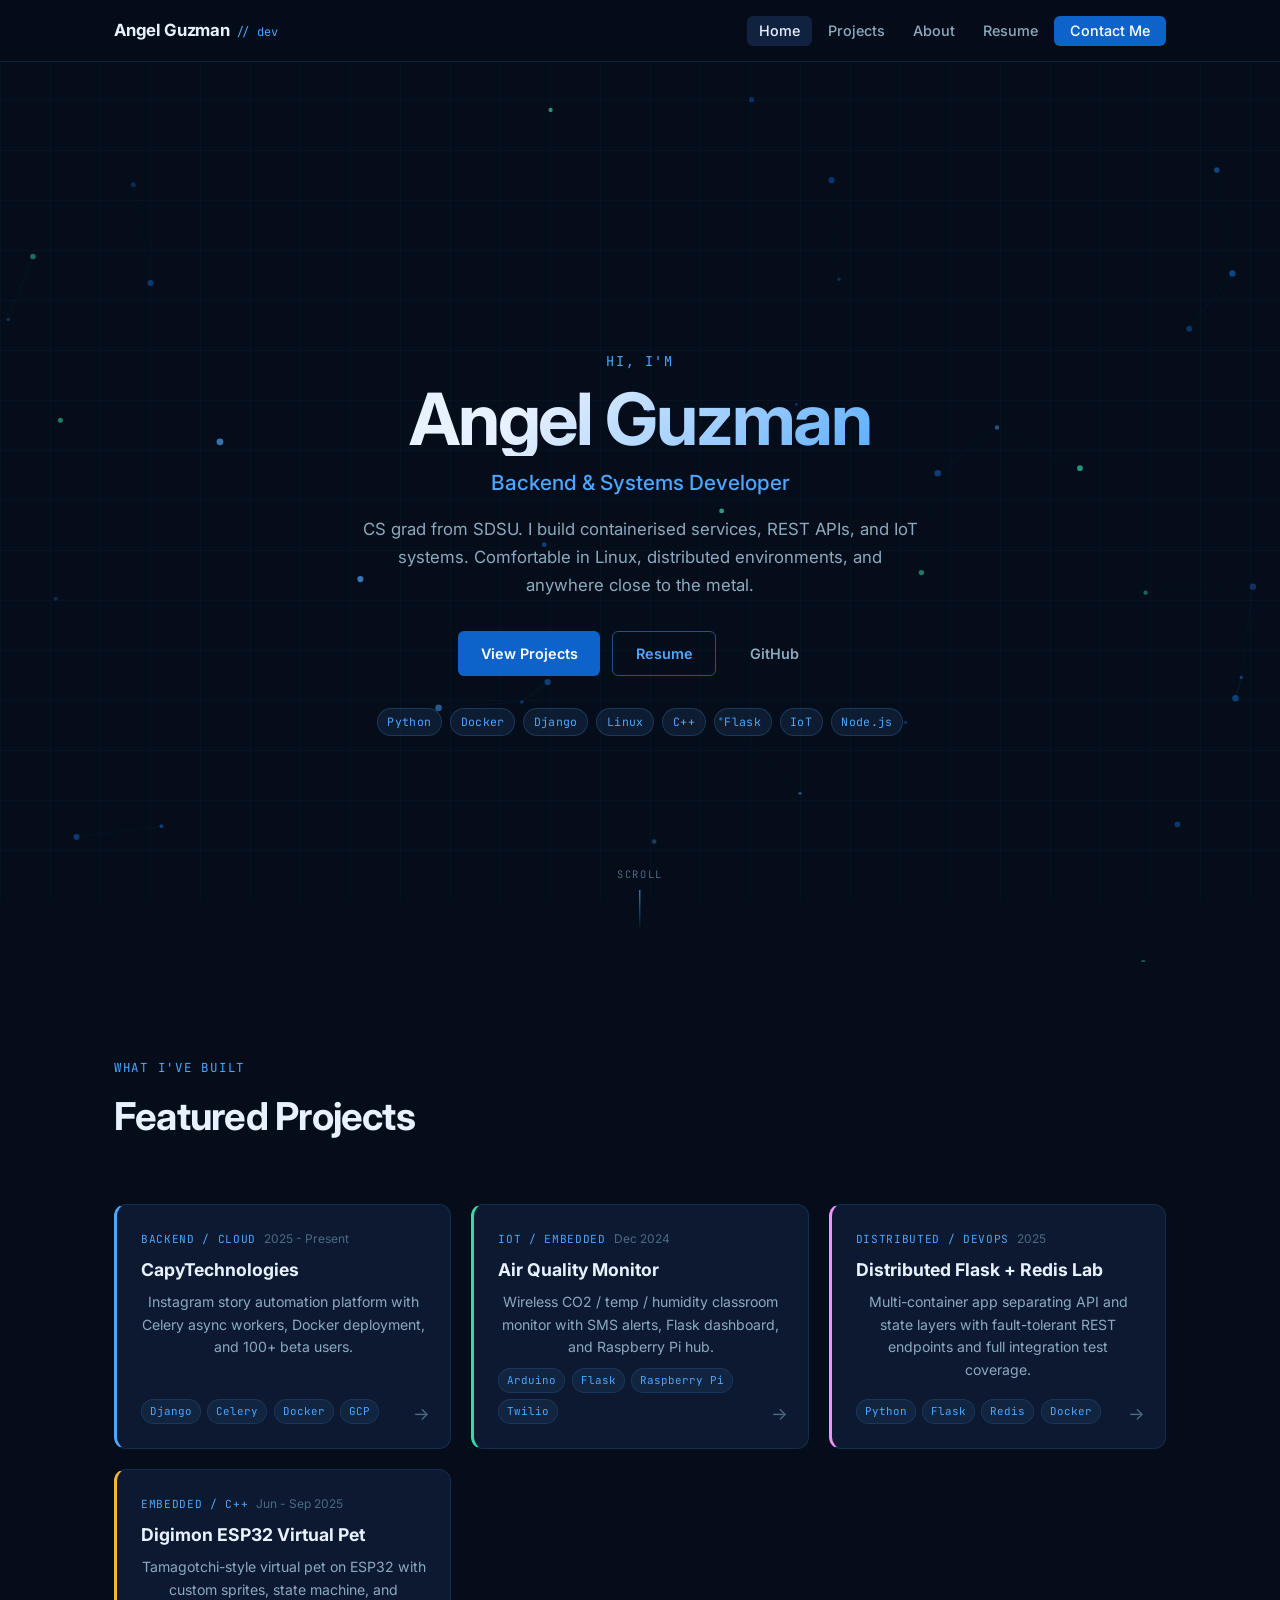
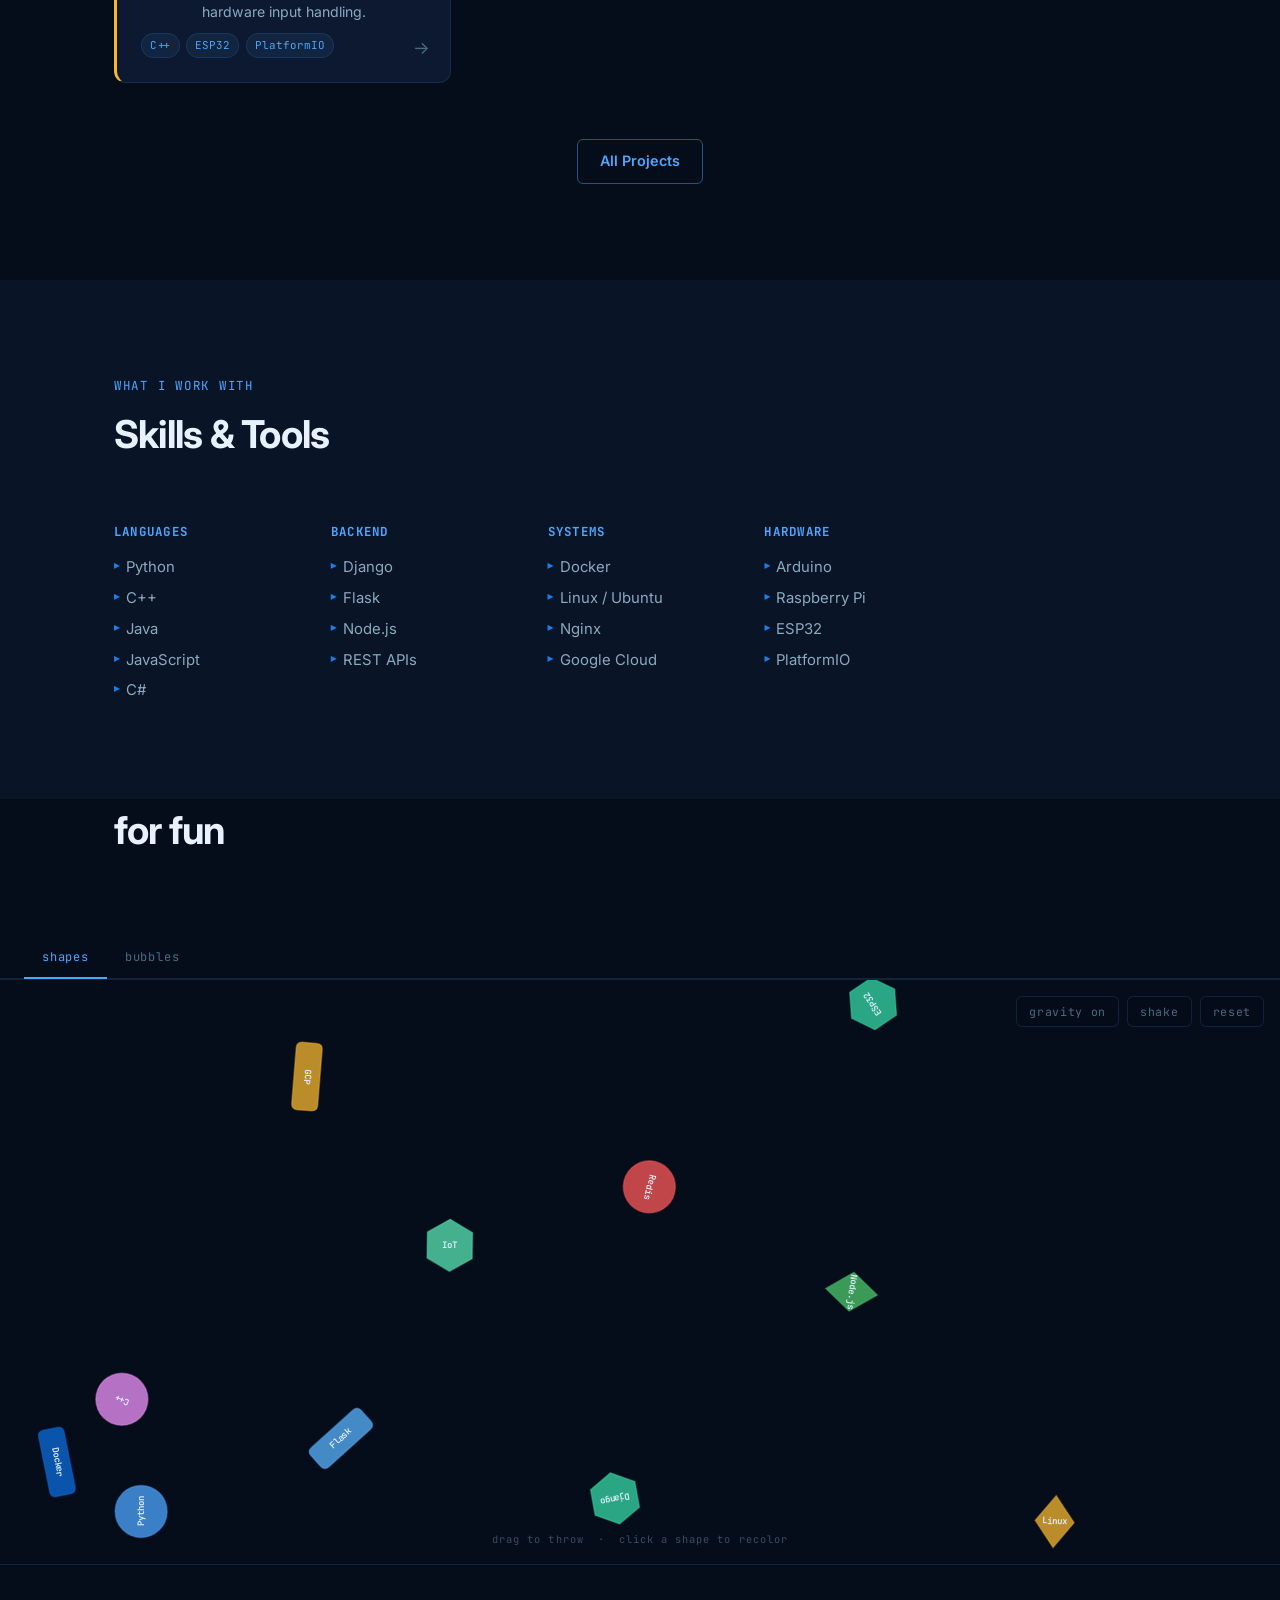
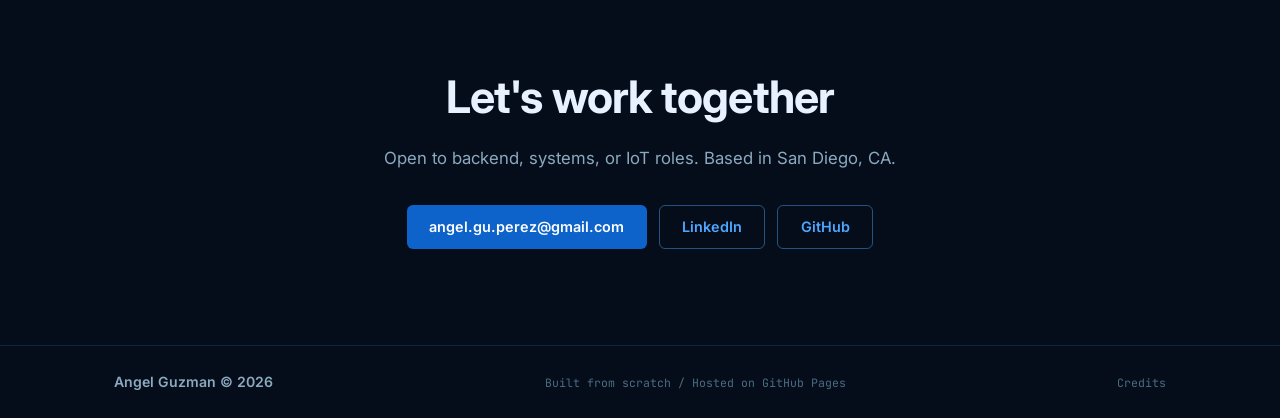
<file: index.html>
﻿<!DOCTYPE html>
<html lang="en">
<head>
  <meta charset="UTF-8">
  <meta name="viewport" content="width=device-width, initial-scale=1.0">
  <meta name="description" content="Angel Guzman - backend &amp; systems developer based in San Diego, CA. CS grad from SDSU.">
  <title>Angel Guzman</title>
  <link rel="icon" type="image/svg+xml" href="favicon.svg">
  <link rel="preconnect" href="https://fonts.googleapis.com">
  <link rel="preconnect" href="https://fonts.gstatic.com" crossorigin>
  <link href="https://fonts.googleapis.com/css2?family=Inter:wght@400;500;600;700&family=JetBrains+Mono:wght@400;600&display=swap" rel="stylesheet">
  <link rel="stylesheet" href="css/style.css">
</head>
<body>

  <!-- Skip nav for screen readers -->
  <a href="#main-content" class="skip-link">Skip to main content</a>

  <!-- -- NAVBAR --------------------------------------------- -->
  <header class="navbar" role="banner">
    <div class="nav-inner">
      <a href="index.html" class="nav-brand" aria-label="Angel Guzman - home">
        <span class="brand-name">Angel Guzman</span>
        <span class="brand-tag">// dev</span>
      </a>
      <button class="nav-toggle" aria-controls="nav-menu" aria-expanded="false" aria-label="Toggle navigation">
        <span class="hamburger"></span>
      </button>
      <nav id="nav-menu" aria-label="Primary navigation">
        <ul class="nav-links">
          <li><a href="index.html" class="active">Home</a></li>
          <li><a href="pages/projects.html">Projects</a></li>
          <li><a href="pages/about.html">About</a></li>
          <li><a href="pages/resume.html">Resume</a></li>
          <li>
            <a href="mailto:angel.gu.perez@gmail.com" class="nav-cta">Contact Me</a>
          </li>
        </ul>
      </nav>
    </div>
  </header>

  <!-- -- INTRO -------------------------------------------- -->
  <main id="main-content">
    <section class="intro" aria-labelledby="intro-heading">
      <canvas class="net-canvas" aria-hidden="true"></canvas>

      <div class="intro-content">
        <p class="intro-eyebrow">Hi, I'm</p>
        <h1 id="intro-heading" class="intro-name">Angel Guzman</h1>
        <p class="intro-tagline">Backend &amp; Systems Developer</p>
        <p class="intro-bio">
          CS grad from SDSU. I build containerised services, REST APIs, and IoT systems.
          Comfortable in Linux, distributed environments, and anywhere close to the metal.
        </p>
        <div class="intro-actions">
          <a href="pages/projects.html" class="btn btn-primary">View Projects</a>
          <a href="pages/resume.html" class="btn btn-outline">Resume</a>
          <a href="https://github.com/Angel-P-Guzman" class="btn btn-ghost" target="_blank" rel="noopener noreferrer">GitHub</a>
        </div>
        <div class="intro-badges" aria-label="Tech stack highlights">
          <span class="badge">Python</span>
          <span class="badge">Docker</span>
          <span class="badge">Django</span>
          <span class="badge">Linux</span>
          <span class="badge">C++</span>
          <span class="badge">Flask</span>
          <span class="badge">IoT</span>
          <span class="badge">Node.js</span>
        </div>
      </div>

      <div class="intro-scroll" aria-hidden="true">
        <span>scroll</span>
        <div class="scroll-line"></div>
      </div>
    </section>

    <!-- -- FEATURED PROJECTS --------------------- -->
    <section class="section featured-projects" aria-labelledby="fp-heading">
      <div class="container">
        <div class="section-header">
          <p class="section-eyebrow">What I've built</p>
          <h2 id="fp-heading">Featured Projects</h2>
        </div>

        <div class="cards-grid">

          <button class="project-card card-accent-1" data-id="capy" aria-label="Open details for CapyTechnologies">
            <div class="card-top">
              <span class="card-tag">Backend / Cloud</span>
              <span class="card-date">2025 - Present</span>
            </div>
            <h3 class="card-title">CapyTechnologies</h3>
            <p class="card-desc">Instagram story automation platform with Celery async workers, Docker deployment, and 100+ beta users.</p>
            <div class="card-stack">
              <span>Django</span><span>Celery</span><span>Docker</span><span>GCP</span>
            </div>
            <span class="card-arrow" aria-hidden="true">-></span>
          </button>

          <button class="project-card card-accent-2" data-id="airquality" aria-label="Open details for Air Quality Monitor">
            <div class="card-top">
              <span class="card-tag">IoT / Embedded</span>
              <span class="card-date">Dec 2024</span>
            </div>
            <h3 class="card-title">Air Quality Monitor</h3>
            <p class="card-desc">Wireless CO2 / temp / humidity classroom monitor with SMS alerts, Flask dashboard, and Raspberry Pi hub.</p>
            <div class="card-stack">
              <span>Arduino</span><span>Flask</span><span>Raspberry Pi</span><span>Twilio</span>
            </div>
            <span class="card-arrow" aria-hidden="true">-></span>
          </button>

          <button class="project-card card-accent-3" data-id="distributed" aria-label="Open details for Distributed Flask Redis Lab">
            <div class="card-top">
              <span class="card-tag">Distributed / DevOps</span>
              <span class="card-date">2025</span>
            </div>
            <h3 class="card-title">Distributed Flask + Redis Lab</h3>
            <p class="card-desc">Multi-container app separating API and state layers with fault-tolerant REST endpoints and full integration test coverage.</p>
            <div class="card-stack">
              <span>Python</span><span>Flask</span><span>Redis</span><span>Docker</span>
            </div>
            <span class="card-arrow" aria-hidden="true">-></span>
          </button>

          <button class="project-card card-accent-4" data-id="digimon" aria-label="Open details for Digimon ESP32 Virtual Pet">
            <div class="card-top">
              <span class="card-tag">Embedded / C++</span>
              <span class="card-date">Jun - Sep 2025</span>
            </div>
            <h3 class="card-title">Digimon ESP32 Virtual Pet</h3>
            <p class="card-desc">Tamagotchi-style virtual pet on ESP32 with custom sprites, state machine, and hardware input handling.</p>
            <div class="card-stack">
              <span>C++</span><span>ESP32</span><span>PlatformIO</span>
            </div>
            <span class="card-arrow" aria-hidden="true">-></span>
          </button>

        </div>

        <div class="section-footer">
          <a href="pages/projects.html" class="btn btn-outline">All Projects</a>
        </div>
      </div>
    </section>

    <!-- -- QUICK SKILLS ------------------------------------ -->
    <section class="section quick-skills" aria-labelledby="skills-heading">
      <div class="container">
        <div class="section-header">
          <p class="section-eyebrow">What I work with</p>
          <h2 id="skills-heading">Skills &amp; Tools</h2>
        </div>
        <div class="skills-cols">
          <div class="skill-col">
            <h3>Languages</h3>
            <ul>
              <li>Python</li><li>C++</li><li>Java</li><li>JavaScript</li><li>C#</li>
            </ul>
          </div>
          <div class="skill-col">
            <h3>Backend</h3>
            <ul>
              <li>Django</li><li>Flask</li><li>Node.js</li><li>REST APIs</li>
            </ul>
          </div>
          <div class="skill-col">
            <h3>Systems</h3>
            <ul>
              <li>Docker</li><li>Linux / Ubuntu</li><li>Nginx</li><li>Google Cloud</li>
            </ul>
          </div>
          <div class="skill-col">
            <h3>Hardware</h3>
            <ul>
              <li>Arduino</li><li>Raspberry Pi</li><li>ESP32</li><li>PlatformIO</li>
            </ul>
          </div>
        </div>
      </div>
    </section>

    <!-- -- Play ------------------------------------------- -->
    <section class="playground-section" id="playground">
      <div class="container">
        <div class="section-header">
          <h2> for fun </h2>
        </div>
      </div>
      <div class="pg-tabs" role="tablist">
        <button class="pg-tab active" id="tab-physics" role="tab" aria-selected="true"  aria-controls="panel-physics">shapes</button>
        <button class="pg-tab"        id="tab-bubbles" role="tab" aria-selected="false" aria-controls="panel-bubbles">bubbles</button>
      </div>
      <div class="playground-wrap" id="panel-physics" role="tabpanel">
        <canvas id="physics-canvas"></canvas>
        <div class="playground-controls">
          <button id="pg-gravity" class="pg-btn">gravity on</button>
          <button id="pg-shake"   class="pg-btn">shake</button>
          <button id="pg-reset"   class="pg-btn">reset</button>
        </div>
        <p class="playground-hint" aria-hidden="true">drag to throw &nbsp;&middot;&nbsp; click a shape to recolor</p>
      </div>
      <div class="playground-wrap" id="panel-bubbles" role="tabpanel" hidden>
        <canvas id="bubble-canvas"></canvas>
        <p class="playground-hint" aria-hidden="true">click a bubble to pop it</p>
      </div>
    </section>

    <!-- -- CONTACT CTA -------------------------------------- -->
    <section class="section contact-cta" aria-labelledby="contact-heading">
      <div class="container cta-inner">
        <h2 id="contact-heading">Let's work together</h2>
        <p>Open to backend, systems, or IoT roles. Based in San Diego, CA.</p>
        <div class="cta-actions">
          <a href="mailto:angel.gu.perez@gmail.com" class="btn btn-primary">angel.gu.perez@gmail.com</a>
          <a href="https://www.linkedin.com/in/angel-guzman-81b533236" class="btn btn-outline" target="_blank" rel="noopener noreferrer">LinkedIn</a>
          <a href="https://github.com/Angel-P-Guzman" class="btn btn-outline" target="_blank" rel="noopener noreferrer">GitHub</a>
        </div>
      </div>
    </section>
  </main>

  <!-- -- FOOTER ------------------------------------------ -->
  <footer class="site-footer" role="contentinfo">
    <div class="container footer-inner">
      <span class="footer-name">Angel Guzman &copy; 2026</span>
      <span class="footer-built">Built from scratch / Hosted on GitHub Pages</span>
      <a href="pages/credits.html" class="footer-credits">Credits</a>
    </div>
  </footer>

  <!-- -- PROJECT DETAIL MODAL ------------------------ -->
  <div id="proj-modal" class="proj-modal" role="dialog" aria-modal="true" aria-labelledby="modal-title" hidden>
    <div class="proj-modal-backdrop"></div>
    <div class="proj-modal-panel">
      <button class="proj-modal-close" aria-label="Close project details">
        <svg width="18" height="18" viewBox="0 0 18 18" fill="none" aria-hidden="true">
          <path d="M1 1l16 16M17 1L1 17" stroke="currentColor" stroke-width="2" stroke-linecap="round"/>
        </svg>
      </button>
      <div id="modal-body" class="proj-modal-body"><!-- filled by JS --></div>
    </div>
  </div>

  <!-- Matter.js (local) -->
  <script src="css/matter/matter.min.js"></script>
  <script src="js/network.js"></script>
  <script src="js/main.js"></script>
  <script src="js/projects.js"></script>
</body>
</html>
</file>
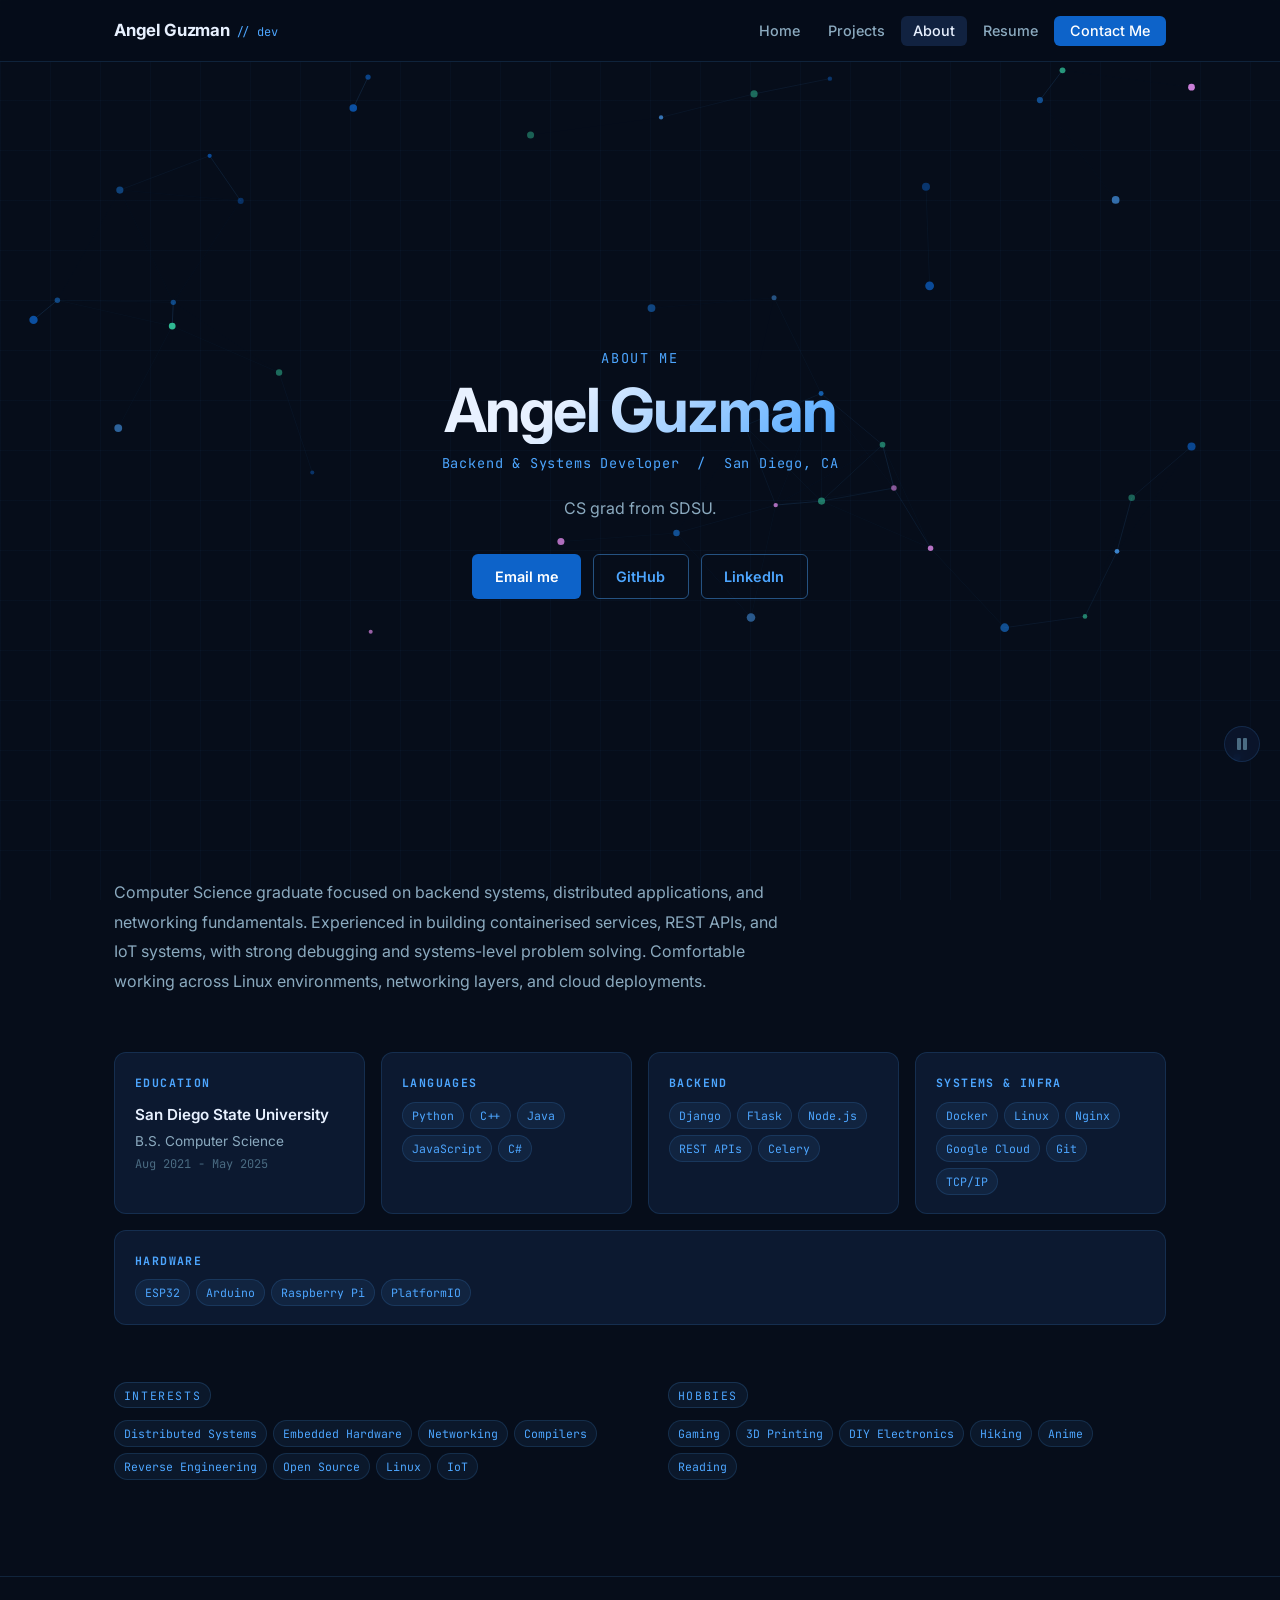
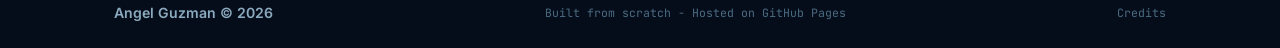
<file: pages/about.html>
<!DOCTYPE html>
<html lang="en">
<head>
  <meta charset="UTF-8">
  <meta name="viewport" content="width=device-width, initial-scale=1.0">
  <meta name="description" content="About Angel Guzman - CS graduate, backend and systems developer in San Diego, CA.">
  <title>About - Angel Guzman</title>
  <link rel="icon" type="image/svg+xml" href="../favicon.svg">
  <link rel="preconnect" href="https://fonts.googleapis.com">
  <link rel="preconnect" href="https://fonts.gstatic.com" crossorigin>
  <link href="https://fonts.googleapis.com/css2?family=Inter:wght@400;500;600;700&family=JetBrains+Mono:wght@400;600&display=swap" rel="stylesheet">
  <link rel="stylesheet" href="../css/style.css">
</head>
<body>

  <a href="#main-content" class="skip-link">Skip to main content</a>

  <header class="navbar" role="banner">
    <div class="nav-inner">
      <a href="../index.html" class="nav-brand" aria-label="Angel Guzman - home">
        <span class="brand-name">Angel Guzman</span>
        <span class="brand-tag">// dev</span>
      </a>
      <button class="nav-toggle" aria-controls="nav-menu" aria-expanded="false" aria-label="Toggle navigation">
        <span class="hamburger"></span>
      </button>
      <nav id="nav-menu" aria-label="Primary navigation">
        <ul class="nav-links">
          <li><a href="../index.html">Home</a></li>
          <li><a href="projects.html">Projects</a></li>
          <li><a href="about.html" class="active">About</a></li>
          <li><a href="resume.html">Resume</a></li>
          <li><a href="mailto:angel.gu.perez@gmail.com" class="nav-cta">Contact Me</a></li>
        </ul>
      </nav>
    </div>
  </header>

  <main id="main-content">

    <!-- ABOUT HERO -->
    <section class="about-intro" aria-label="About">
      <canvas id="about-canvas" aria-hidden="true"></canvas>
      <div class="about-intro-content">
        <p class="intro-eyebrow">About me</p>
        <h1 class="about-intro-name">Angel Guzman</h1>
        <p class="about-intro-sub">Backend &amp; Systems Developer &nbsp;/&nbsp; San Diego, CA</p>
        <p class="about-intro-bio">
          CS grad from SDSU. 
        </p>
        <div class="about-intro-links">
          <a href="mailto:angel.gu.perez@gmail.com" class="btn btn-primary">Email me</a>
          <a href="https://github.com/Angel-P-Guzman" class="btn btn-outline" target="_blank" rel="noopener noreferrer">GitHub</a>
          <a href="https://www.linkedin.com/in/angel-guzman-81b533236" class="btn btn-outline" target="_blank" rel="noopener noreferrer">LinkedIn</a>
        </div>
      </div>
      <button class="about-physics-toggle" id="physics-toggle" aria-label="Toggle background animation" title="Toggle animation">
        <svg width="16" height="16" viewBox="0 0 16 16" fill="none" aria-hidden="true" id="toggle-icon-pause">
          <rect x="3" y="2" width="4" height="12" rx="1" fill="currentColor"/>
          <rect x="9" y="2" width="4" height="12" rx="1" fill="currentColor"/>
        </svg>
        <svg width="16" height="16" viewBox="0 0 16 16" fill="none" aria-hidden="true" id="toggle-icon-play" style="display:none">
          <path d="M4 2l10 6-10 6V2z" fill="currentColor"/>
        </svg>
      </button>
    </section>

    <!-- ABOUT CONTENT -->
    <section class="about-content" aria-label="About details">
      <div class="container">

        <!-- Summary -->
        <div class="about-summary">
          <p>
            Computer Science graduate focused on backend systems, distributed applications, and networking fundamentals.
            Experienced in building containerised services, REST APIs, and IoT systems, with strong debugging and
            systems-level problem solving. Comfortable working across Linux environments, networking layers,
            and cloud deployments.
          </p>
        </div>

        <!-- Cards row -->
        <div class="about-cards-row">

          <div class="about-card">
            <h3>Education</h3>
            <p class="about-card-title">San Diego State University</p>
            <p class="about-card-sub">B.S. Computer Science</p>
            <p class="about-card-date">Aug 2021 - May 2025</p>
          </div>

          <div class="about-card">
            <h3>Languages</h3>
            <div class="about-tag-list">
              <span>Python</span><span>C++</span><span>Java</span><span>JavaScript</span><span>C#</span>
            </div>
          </div>

          <div class="about-card">
            <h3>Backend</h3>
            <div class="about-tag-list">
              <span>Django</span><span>Flask</span><span>Node.js</span><span>REST APIs</span><span>Celery</span>
            </div>
          </div>

          <div class="about-card">
            <h3>Systems &amp; Infra</h3>
            <div class="about-tag-list">
              <span>Docker</span><span>Linux</span><span>Nginx</span><span>Google Cloud</span><span>Git</span><span>TCP/IP</span>
            </div>
          </div>

          <div class="about-card">
            <h3>Hardware</h3>
            <div class="about-tag-list">
              <span>ESP32</span><span>Arduino</span><span>Raspberry Pi</span><span>PlatformIO</span>
            </div>
          </div>

        </div>

        <!-- Interests & Hobbies -->
        <div class="about-extras">
          <div class="about-extra-block">
            <span class="about-block-label">Interests</span>
            <div class="about-tag-list">
              <span>Distributed Systems</span><span>Embedded Hardware</span><span>Networking</span>
              <span>Compilers</span><span>Reverse Engineering</span><span>Open Source</span>
              <span>Linux</span><span>IoT</span>
            </div>
          </div>
          <div class="about-extra-block">
            <span class="about-block-label">Hobbies</span>
            <div class="about-tag-list">
              <span>Gaming</span><span>3D Printing</span><span>DIY Electronics</span>
              <span>Hiking</span><span>Anime</span><span>Reading</span>
            </div>
          </div>
        </div>

      </div>
    </section>

  </main>

  <footer class="site-footer" role="contentinfo">
    <div class="container footer-inner">
      <span class="footer-name">Angel Guzman &copy; 2026</span>
      <span class="footer-built">Built from scratch - Hosted on GitHub Pages</span>
      <a href="credits.html" class="footer-credits">Credits</a>
    </div>
  </footer>

  <script src="../css/matter/matter.min.js"></script>
  <script src="../js/main.js"></script>
  <script src="../js/about.js"></script>
</body>
</html>
</file>
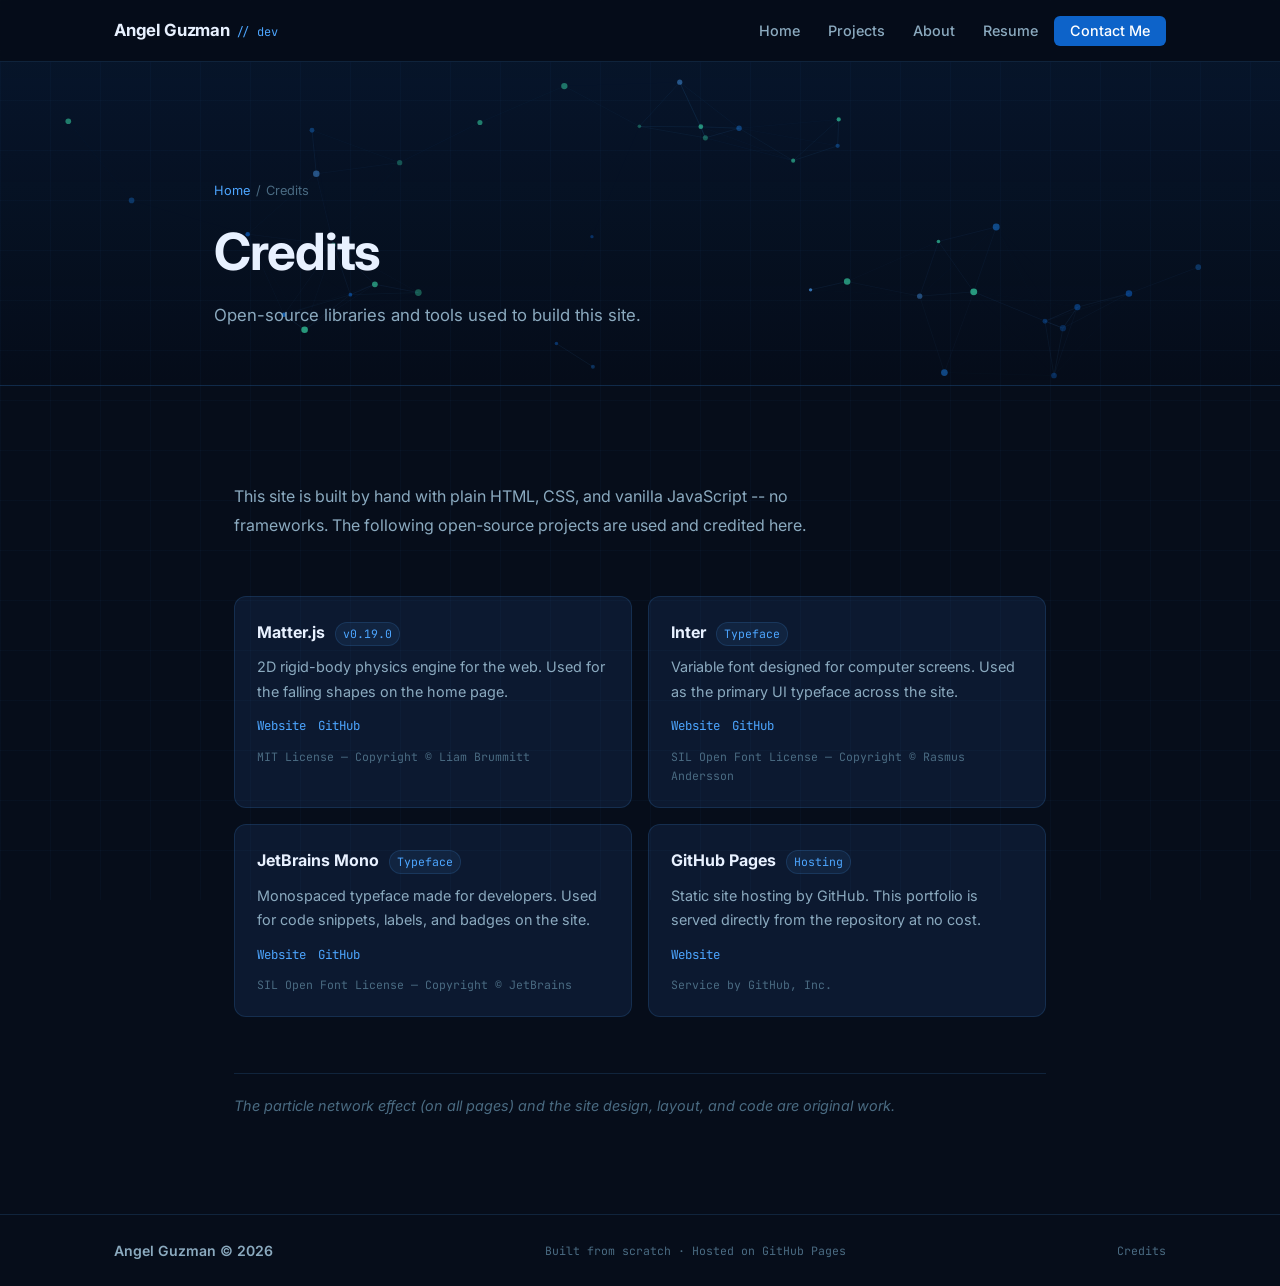
<file: pages/credits.html>
<!DOCTYPE html>
<html lang="en">
<head>
  <meta charset="UTF-8">
  <meta name="viewport" content="width=device-width, initial-scale=1.0">
  <meta name="description" content="Credits and open-source libraries used on Angel Guzman's portfolio site.">
  <title>Credits - Angel Guzman</title>
  <link rel="icon" type="image/svg+xml" href="../favicon.svg">
  <link rel="preconnect" href="https://fonts.googleapis.com">
  <link rel="preconnect" href="https://fonts.gstatic.com" crossorigin>
  <link href="https://fonts.googleapis.com/css2?family=Inter:wght@400;500;600;700&family=JetBrains+Mono:wght@400;600&display=swap" rel="stylesheet">
  <link rel="stylesheet" href="../css/style.css">
</head>
<body>

  <a href="#main-content" class="skip-link">Skip to main content</a>

  <header class="navbar" role="banner">
    <div class="nav-inner">
      <a href="../index.html" class="nav-brand" aria-label="Angel Guzman - home">
        <span class="brand-name">Angel Guzman</span>
        <span class="brand-tag">// dev</span>
      </a>
      <button class="nav-toggle" aria-controls="nav-menu" aria-expanded="false" aria-label="Toggle navigation">
        <span class="hamburger"></span>
      </button>
      <nav id="nav-menu" aria-label="Primary navigation">
        <ul class="nav-links">
          <li><a href="../index.html">Home</a></li>
          <li><a href="projects.html">Projects</a></li>
          <li><a href="about.html">About</a></li>
          <li><a href="resume.html">Resume</a></li>
          <li><a href="mailto:angel.gu.perez@gmail.com" class="nav-cta">Contact Me</a></li>
        </ul>
      </nav>
    </div>
  </header>

  <main id="main-content">

    <div class="page-header">
      <div class="container">
        <nav class="breadcrumb" aria-label="Breadcrumb">
          <a href="../index.html">Home</a>
          <span aria-hidden="true">/</span>
          <span>Credits</span>
        </nav>
        <h1>Credits</h1>
        <p>Open-source libraries and tools used to build this site.</p>
      </div>
      <canvas class="net-canvas" aria-hidden="true"></canvas>
    </div>

    <section class="credits-page" aria-label="Credits">
      <div class="container">

        <p class="credits-intro">
          This site is built by hand with plain HTML, CSS, and vanilla JavaScript -- no frameworks.
          The following open-source projects are used and credited here.
        </p>

        <div class="credits-grid">

          <div class="credits-card">
            <div class="credits-card-header">
              <span class="credits-card-name">Matter.js</span>
              <span class="credits-card-version">v0.19.0</span>
            </div>
            <p class="credits-card-desc">
              2D rigid-body physics engine for the web. Used for the falling shapes on the home page.
            </p>
            <div class="credits-card-links">
              <a href="https://brm.io/matter-js/" target="_blank" rel="noopener noreferrer">Website</a>
              <a href="https://github.com/liabru/matter-js" target="_blank" rel="noopener noreferrer">GitHub</a>
            </div>
            <p class="credits-card-license">MIT License &mdash; Copyright &copy; Liam Brummitt</p>
          </div>

          <div class="credits-card">
            <div class="credits-card-header">
              <span class="credits-card-name">Inter</span>
              <span class="credits-card-version">Typeface</span>
            </div>
            <p class="credits-card-desc">
              Variable font designed for computer screens. Used as the primary UI typeface across the site.
            </p>
            <div class="credits-card-links">
              <a href="https://rsms.me/inter/" target="_blank" rel="noopener noreferrer">Website</a>
              <a href="https://github.com/rsms/inter" target="_blank" rel="noopener noreferrer">GitHub</a>
            </div>
            <p class="credits-card-license">SIL Open Font License &mdash; Copyright &copy; Rasmus Andersson</p>
          </div>

          <div class="credits-card">
            <div class="credits-card-header">
              <span class="credits-card-name">JetBrains Mono</span>
              <span class="credits-card-version">Typeface</span>
            </div>
            <p class="credits-card-desc">
              Monospaced typeface made for developers. Used for code snippets, labels, and badges on the site.
            </p>
            <div class="credits-card-links">
              <a href="https://www.jetbrains.com/lp/mono/" target="_blank" rel="noopener noreferrer">Website</a>
              <a href="https://github.com/JetBrains/JetBrainsMono" target="_blank" rel="noopener noreferrer">GitHub</a>
            </div>
            <p class="credits-card-license">SIL Open Font License &mdash; Copyright &copy; JetBrains</p>
          </div>

          <div class="credits-card">
            <div class="credits-card-header">
              <span class="credits-card-name">GitHub Pages</span>
              <span class="credits-card-version">Hosting</span>
            </div>
            <p class="credits-card-desc">
              Static site hosting by GitHub. This portfolio is served directly from the repository at no cost.
            </p>
            <div class="credits-card-links">
              <a href="https://pages.github.com/" target="_blank" rel="noopener noreferrer">Website</a>
            </div>
            <p class="credits-card-license">Service by GitHub, Inc.</p>
          </div>

        </div>

        <p class="credits-note">
          The particle network effect (on all pages) and the site design, layout, and code are original work.
        </p>

      </div>
    </section>

  </main>

  <footer class="site-footer" role="contentinfo">
    <div class="container footer-inner">
      <span class="footer-name">Angel Guzman &copy; 2026</span>
      <span class="footer-built">Built from scratch &middot; Hosted on GitHub Pages</span>
      <a href="credits.html" class="footer-credits" aria-current="page">Credits</a>
    </div>
  </footer>

  <script src="../js/network.js"></script>
  <script src="../js/main.js"></script>
</body>
</html>
</file>
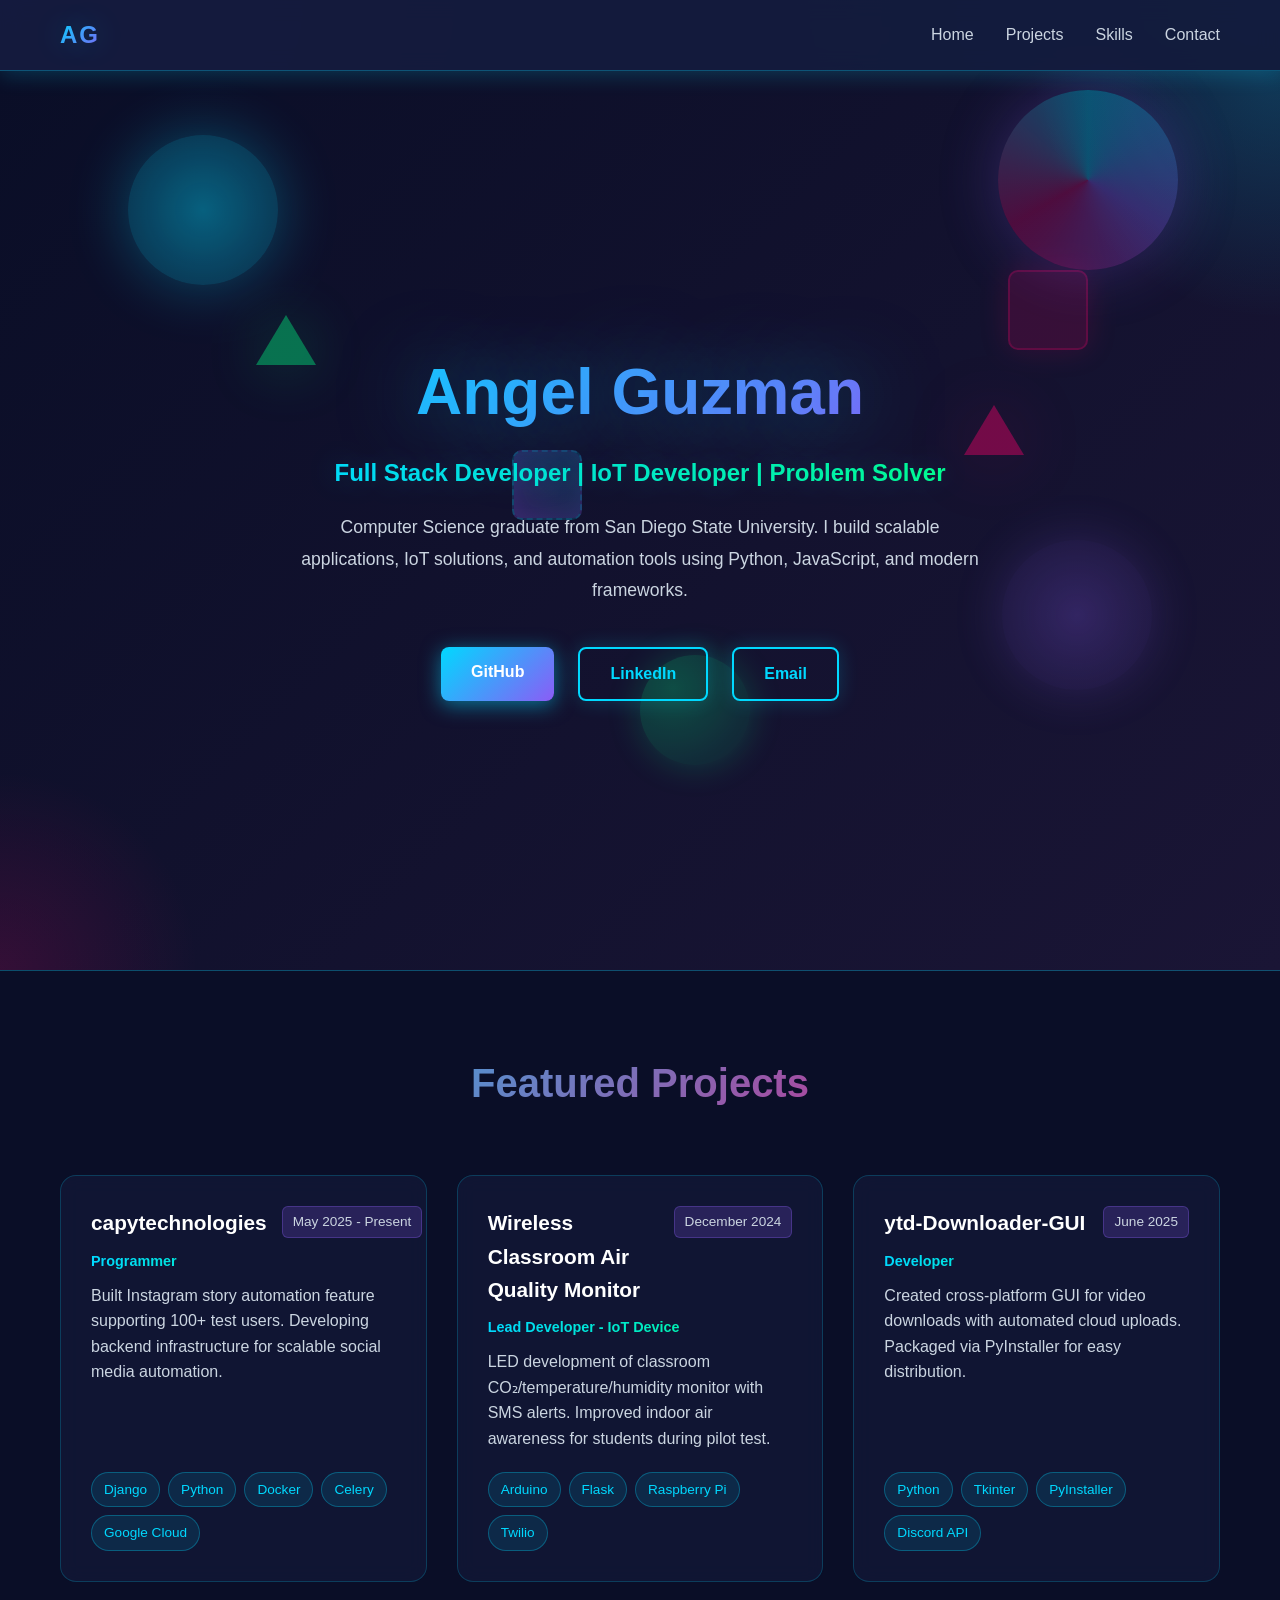
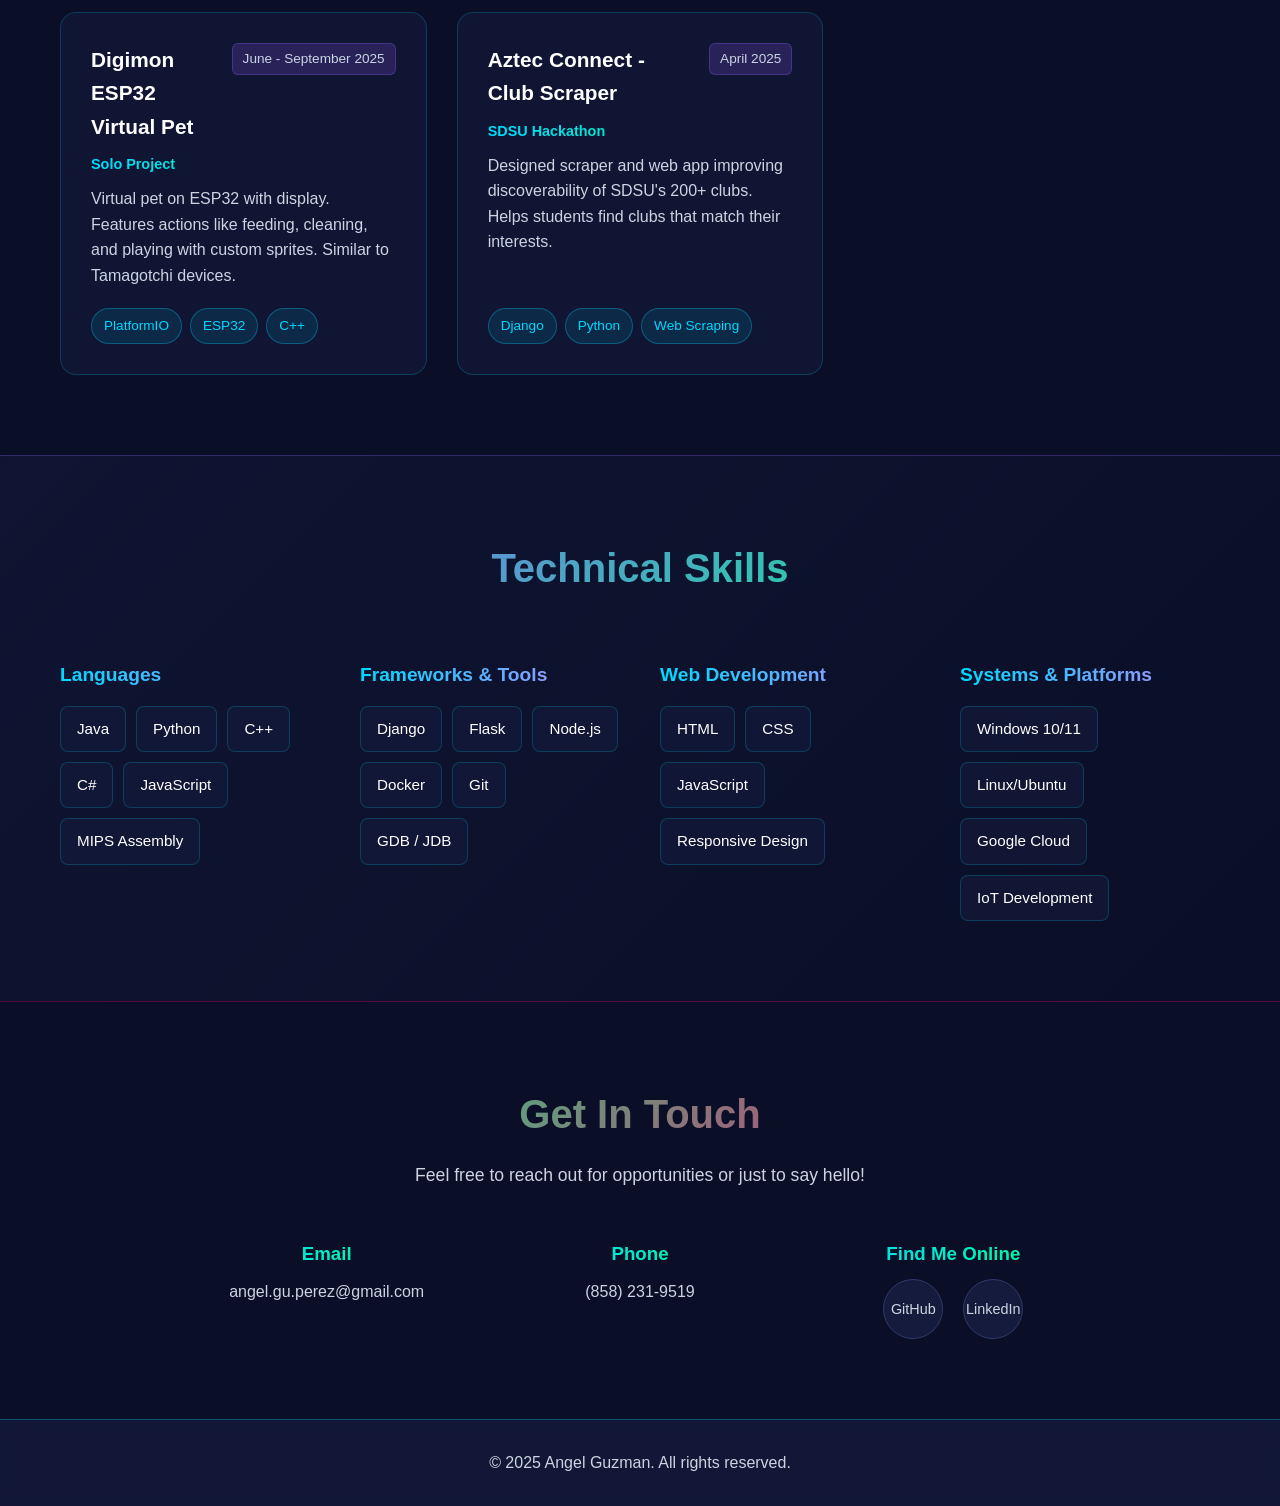
<file: pages/home.html>
<!DOCTYPE html>
<html lang="en">
<head>
    <meta charset="UTF-8">
    <meta name="viewport" content="width=device-width, initial-scale=1.0">
    <title>Angel Guzman - Portfolio</title>
    <link rel="icon" type="image/svg+xml" href="../favicon.svg">
    <link rel="stylesheet" href="style.css">
</head>
<body>
    <!-- Floating Background Shapes -->
    <div class="floating-shapes">
        <div class="shape circle shape-1"></div>
        <div class="shape circle shape-2"></div>
        <div class="shape square shape-3"></div>
        <div class="shape triangle shape-4"></div>
        <div class="shape circle shape-5"></div>
        <div class="shape square shape-6"></div>
        <div class="shape triangle shape-7"></div>
        <div class="shape circle shape-8"></div>
    </div>

    <!-- Navigation -->
    <nav class="navbar">
        <div class="container">
            <div class="nav-brand">AG</div>
            <ul class="nav-menu">
                <li><a href="#home">Home</a></li>
                <li><a href="#projects">Projects</a></li>
                <li><a href="#skills">Skills</a></li>
                <li><a href="#contact">Contact</a></li>
            </ul>
        </div>
    </nav>

    <!--  Section -->
    <section id="home" class="hero">
        <div class="container">
            <div class="hero-content">
                <h1 class="hero-title">Angel Guzman</h1>
                <p class="hero-subtitle">Full Stack Developer | IoT Developer | Problem Solver</p>
                <p class="hero-description">
                    Computer Science graduate from San Diego State University. I build scalable applications, 
                    IoT solutions, and automation tools using Python, JavaScript, and modern frameworks.
                </p>
                <div class="hero-links">
                    <a href="https://github.com/Angel-P-Guzman" class="btn btn-primary" target="_blank">GitHub</a>
                    <a href="https://www.linkedin.com/in/angel-guzman-81b533236" class="btn btn-secondary" target="_blank">LinkedIn</a>
                    <a href="mailto:angel.gu.perez@gmail.com" class="btn btn-secondary">Email</a>
                </div>
            </div>
        </div>
    </section>

    <!-- Projects Section -->
    <section id="projects" class="projects">
        <div class="container">
            <h2>Featured Projects</h2>
            <div class="projects-grid">

                <!-- Project 1 -->
                <div class="project-card">
                    <div class="project-header">
                        <h3>capytechnologies</h3>
                        <span class="date">May 2025 - Present</span>
                    </div>
                    <p class="project-role">Programmer</p>
                    <p class="project-description">
                        Built Instagram story automation feature supporting 100+ test users. 
                        Developing backend infrastructure for scalable social media automation.
                    </p>
                    <div class="project-tags">
                        <span class="tag">Django</span>
                        <span class="tag">Python</span>
                        <span class="tag">Docker</span>
                        <span class="tag">Celery</span>
                        <span class="tag">Google Cloud</span>
                    </div>
                </div>

                <!-- Project 2 -->
                <div class="project-card">
                    <div class="project-header">
                        <h3>Wireless Classroom Air Quality Monitor</h3>
                        <span class="date">December 2024</span>
                    </div>
                    <p class="project-role">Lead Developer - IoT Device</p>
                    <p class="project-description">
                        LED development of classroom CO₂/temperature/humidity monitor with SMS alerts. 
                        Improved indoor air awareness for students during pilot test.
                    </p>
                    <div class="project-tags">
                        <span class="tag">Arduino</span>
                        <span class="tag">Flask</span>
                        <span class="tag">Raspberry Pi</span>
                        <span class="tag">Twilio</span>
                    </div>
                </div>

                <!-- Project 3 -->
                <div class="project-card">
                    <div class="project-header">
                        <h3>ytd-Downloader-GUI</h3>
                        <span class="date">June 2025</span>
                    </div>
                    <p class="project-role">Developer</p>
                    <p class="project-description">
                        Created cross-platform GUI for video downloads with automated cloud uploads. 
                        Packaged via PyInstaller for easy distribution.
                    </p>
                    <div class="project-tags">
                        <span class="tag">Python</span>
                        <span class="tag">Tkinter</span>
                        <span class="tag">PyInstaller</span>
                        <span class="tag">Discord API</span>
                    </div>
                </div>

                <!-- Project 4 -->
                <div class="project-card">
                    <div class="project-header">
                        <h3>Digimon ESP32 Virtual Pet</h3>
                        <span class="date">June - September 2025</span>
                    </div>
                    <p class="project-role">Solo Project</p>
                    <p class="project-description">
                        Virtual pet on ESP32 with display. Features actions like feeding, cleaning, 
                        and playing with custom sprites. Similar to Tamagotchi devices.
                    </p>
                    <div class="project-tags">
                        <span class="tag">PlatformIO</span>
                        <span class="tag">ESP32</span>
                        <span class="tag">C++</span>
                    </div>
                </div>

                <!-- Project 5 -->
                <div class="project-card">
                    <div class="project-header">
                        <h3>Aztec Connect - Club Scraper</h3>
                        <span class="date">April 2025</span>
                    </div>
                    <p class="project-role">SDSU Hackathon</p>
                    <p class="project-description">
                        Designed scraper and web app improving discoverability of SDSU's 200+ clubs. 
                        Helps students find clubs that match their interests.
                    </p>
                    <div class="project-tags">
                        <span class="tag">Django</span>
                        <span class="tag">Python</span>
                        <span class="tag">Web Scraping</span>
                    </div>
                </div>

            </div>
        </div>
    </section>

    <!-- Skills Section -->
    <section id="skills" class="skills">
        <div class="container">
            <h2>Technical Skills</h2>
            <div class="skills-grid">
                <div class="skill-group">
                    <h3>Languages</h3>
                    <div class="skill-list">
                        <span class="skill-item">Java</span>
                        <span class="skill-item">Python</span>
                        <span class="skill-item">C++</span>
                        <span class="skill-item">C#</span>
                        <span class="skill-item">JavaScript</span>
                        <span class="skill-item">MIPS Assembly</span>
                    </div>
                </div>
                <div class="skill-group">
                    <h3>Frameworks & Tools</h3>
                    <div class="skill-list">
                        <span class="skill-item">Django</span>
                        <span class="skill-item">Flask</span>
                        <span class="skill-item">Node.js</span>
                        <span class="skill-item">Docker</span>
                        <span class="skill-item">Git</span>
                        <span class="skill-item">GDB / JDB</span>
                    </div>
                </div>
                <div class="skill-group">
                    <h3>Web Development</h3>
                    <div class="skill-list">
                        <span class="skill-item">HTML</span>
                        <span class="skill-item">CSS</span>
                        <span class="skill-item">JavaScript</span>
                        <span class="skill-item">Responsive Design</span>
                    </div>
                </div>
                <div class="skill-group">
                    <h3>Systems & Platforms</h3>
                    <div class="skill-list">
                        <span class="skill-item">Windows 10/11</span>
                        <span class="skill-item">Linux/Ubuntu</span>
                        <span class="skill-item">Google Cloud</span>
                        <span class="skill-item">IoT Development</span>
                    </div>
                </div>
            </div>
        </div>
    </section>

    <!-- Contact Section -->
    <section id="contact" class="contact">
        <div class="container">
            <h2>Get In Touch</h2>
            <p class="contact-subtitle">Feel free to reach out for opportunities or just to say hello!</p>
            <div class="contact-info">
                <div class="contact-item">
                    <h3>Email</h3>
                    <a href="mailto:angel.gu.perez@gmail.com">angel.gu.perez@gmail.com</a>
                </div>
                <div class="contact-item">
                    <h3>Phone</h3>
                    <p>(858) 231-9519</p>
                </div>
                <div class="contact-item">
                    <h3>Find Me Online</h3>
                    <div class="social-links">
                        <a href="https://github.com/Angel-P-Guzman" target="_blank">GitHub</a>
                        <a href="https://www.linkedin.com/in/angel-guzman-81b533236" target="_blank">LinkedIn</a>
                    </div>
                </div>
            </div>
        </div>
    </section>

    <!-- Footer -->
    <footer class="footer">
        <div class="container">
            <p>&copy; 2025 Angel Guzman. All rights reserved.</p>
        </div>
    </footer>
</body>
</html>
</file>
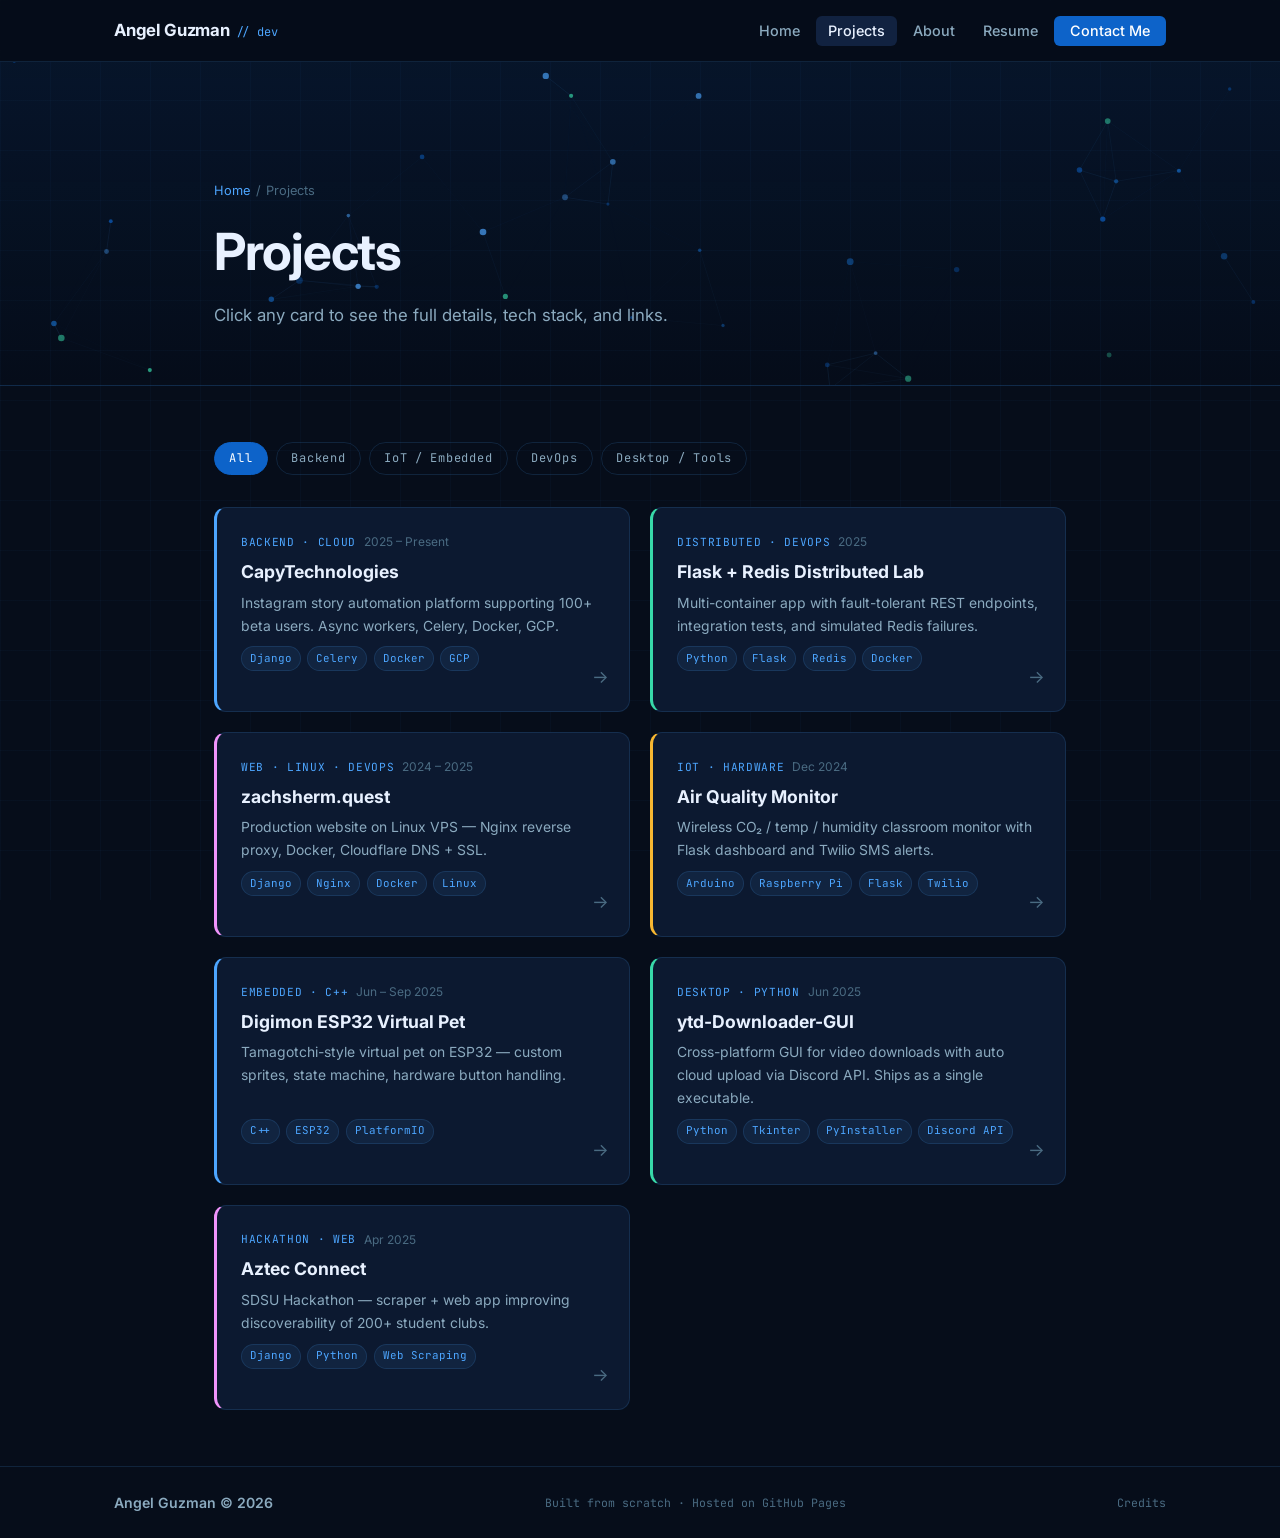
<file: pages/projects.html>
<!DOCTYPE html>
<html lang="en">
<head>
  <meta charset="UTF-8">
  <meta name="viewport" content="width=device-width, initial-scale=1.0">
  <meta name="description" content="Projects by Angel Guzman – backend, IoT, embedded systems, and more.">
  <title>Projects – Angel Guzman</title>
  <link rel="icon" type="image/svg+xml" href="../favicon.svg">
  <link rel="preconnect" href="https://fonts.googleapis.com">
  <link rel="preconnect" href="https://fonts.gstatic.com" crossorigin>
  <link href="https://fonts.googleapis.com/css2?family=Inter:wght@400;500;600;700&family=JetBrains+Mono:wght@400;600&display=swap" rel="stylesheet">
  <link rel="stylesheet" href="../css/style.css">
</head>
<body>

  <a href="#main-content" class="skip-link">Skip to main content</a>

  <!-- ── NAVBAR ──────────────────────────────────────────────── -->
  <header class="navbar" role="banner">
    <div class="nav-inner">
      <a href="../index.html" class="nav-brand" aria-label="Angel Guzman – home">
        <span class="brand-name">Angel Guzman</span>
        <span class="brand-tag">// dev</span>
      </a>
      <button class="nav-toggle" aria-controls="nav-menu" aria-expanded="false" aria-label="Toggle navigation">
        <span class="hamburger"></span>
      </button>
      <nav id="nav-menu" aria-label="Primary navigation">
        <ul class="nav-links">
          <li><a href="../index.html">Home</a></li>
          <li><a href="projects.html" class="active">Projects</a></li>
          <li><a href="about.html">About</a></li>
          <li><a href="resume.html">Resume</a></li>
          <li><a href="mailto:angel.gu.perez@gmail.com" class="nav-cta">Contact Me</a></li>
        </ul>
      </nav>
    </div>
  </header>

  <main id="main-content">

    <!-- ── PAGE HEADER ───────────────────────────────────────── -->
    <div class="page-header">
      <div class="container">
        <nav class="breadcrumb" aria-label="Breadcrumb">
          <a href="../index.html">Home</a>
          <span aria-hidden="true">/</span>
          <span>Projects</span>
        </nav>
        <h1>Projects</h1>
        <p>Click any card to see the full details, tech stack, and links.</p>
      </div>
      <canvas class="net-canvas" aria-hidden="true"></canvas>
    </div>

    <!-- ── FILTER BAR ────────────────────────────────────────── -->
    <section class="projects-page" aria-label="Project list">
      <div class="container">
        <div class="filter-bar" role="group" aria-label="Filter projects by category">
          <button class="filter-btn active" data-filter="all">All</button>
          <button class="filter-btn" data-filter="backend">Backend</button>
          <button class="filter-btn" data-filter="iot">IoT / Embedded</button>
          <button class="filter-btn" data-filter="devops">DevOps</button>
          <button class="filter-btn" data-filter="desktop">Desktop / Tools</button>
        </div>

        <!-- ── CARD GRID ────────────────────────────────────── -->
        <div class="proj-grid" id="proj-grid" aria-live="polite">

          <button class="proj-card card-accent-1"
                  data-id="capy"
                  data-categories="backend devops"
                  aria-label="Open details for CapyTechnologies">
            <div class="proj-card-top">
              <span class="card-tag">Backend · Cloud</span>
              <span class="card-date">2025 – Present</span>
            </div>
            <h2 class="proj-card-title">CapyTechnologies</h2>
            <p class="proj-card-desc">Instagram story automation platform supporting 100+ beta users. Async workers, Celery, Docker, GCP.</p>
            <div class="card-stack">
              <span>Django</span><span>Celery</span><span>Docker</span><span>GCP</span>
            </div>
            <span class="card-arrow" aria-hidden="true">→</span>
          </button>

          <button class="proj-card card-accent-2"
                  data-id="distributed"
                  data-categories="backend devops"
                  aria-label="Open details for Distributed Flask + Redis System">
            <div class="proj-card-top">
              <span class="card-tag">Distributed · DevOps</span>
              <span class="card-date">2025</span>
            </div>
            <h2 class="proj-card-title">Flask + Redis Distributed Lab</h2>
            <p class="proj-card-desc">Multi-container app with fault-tolerant REST endpoints, integration tests, and simulated Redis failures.</p>
            <div class="card-stack">
              <span>Python</span><span>Flask</span><span>Redis</span><span>Docker</span>
            </div>
            <span class="card-arrow" aria-hidden="true">→</span>
          </button>

          <button class="proj-card card-accent-3"
                  data-id="zachsherm"
                  data-categories="backend devops"
                  aria-label="Open details for zachsherm.quest production website">
            <div class="proj-card-top">
              <span class="card-tag">Web · Linux · DevOps</span>
              <span class="card-date">2024 – 2025</span>
            </div>
            <h2 class="proj-card-title">zachsherm.quest</h2>
            <p class="proj-card-desc">Production website on Linux VPS — Nginx reverse proxy, Docker, Cloudflare DNS + SSL.</p>
            <div class="card-stack">
              <span>Django</span><span>Nginx</span><span>Docker</span><span>Linux</span>
            </div>
            <span class="card-arrow" aria-hidden="true">→</span>
          </button>

          <button class="proj-card card-accent-4"
                  data-id="airquality"
                  data-categories="iot"
                  aria-label="Open details for Wireless Classroom Air Quality Monitor">
            <div class="proj-card-top">
              <span class="card-tag">IoT · Hardware</span>
              <span class="card-date">Dec 2024</span>
            </div>
            <h2 class="proj-card-title">Air Quality Monitor</h2>
            <p class="proj-card-desc">Wireless CO₂ / temp / humidity classroom monitor with Flask dashboard and Twilio SMS alerts.</p>
            <div class="card-stack">
              <span>Arduino</span><span>Raspberry Pi</span><span>Flask</span><span>Twilio</span>
            </div>
            <span class="card-arrow" aria-hidden="true">→</span>
          </button>

          <button class="proj-card card-accent-1"
                  data-id="digimon"
                  data-categories="iot"
                  aria-label="Open details for Digimon ESP32 Virtual Pet">
            <div class="proj-card-top">
              <span class="card-tag">Embedded · C++</span>
              <span class="card-date">Jun – Sep 2025</span>
            </div>
            <h2 class="proj-card-title">Digimon ESP32 Virtual Pet</h2>
            <p class="proj-card-desc">Tamagotchi-style virtual pet on ESP32 — custom sprites, state machine, hardware button handling.</p>
            <div class="card-stack">
              <span>C++</span><span>ESP32</span><span>PlatformIO</span>
            </div>
            <span class="card-arrow" aria-hidden="true">→</span>
          </button>

          <button class="proj-card card-accent-2"
                  data-id="ytd"
                  data-categories="desktop"
                  aria-label="Open details for ytd-Downloader-GUI">
            <div class="proj-card-top">
              <span class="card-tag">Desktop · Python</span>
              <span class="card-date">Jun 2025</span>
            </div>
            <h2 class="proj-card-title">ytd-Downloader-GUI</h2>
            <p class="proj-card-desc">Cross-platform GUI for video downloads with auto cloud upload via Discord API. Ships as a single executable.</p>
            <div class="card-stack">
              <span>Python</span><span>Tkinter</span><span>PyInstaller</span><span>Discord API</span>
            </div>
            <span class="card-arrow" aria-hidden="true">→</span>
          </button>

          <button class="proj-card card-accent-3"
                  data-id="aztec"
                  data-categories="backend"
                  aria-label="Open details for Aztec Connect Club Scraper">
            <div class="proj-card-top">
              <span class="card-tag">Hackathon · Web</span>
              <span class="card-date">Apr 2025</span>
            </div>
            <h2 class="proj-card-title">Aztec Connect</h2>
            <p class="proj-card-desc">SDSU Hackathon — scraper + web app improving discoverability of 200+ student clubs.</p>
            <div class="card-stack">
              <span>Django</span><span>Python</span><span>Web Scraping</span>
            </div>
            <span class="card-arrow" aria-hidden="true">→</span>
          </button>

        </div><!-- /proj-grid -->
      </div>
    </section>
  </main>

  <!-- ── PROJECT DETAIL MODAL ──────────────────────────────── -->
  <div id="proj-modal" class="proj-modal" role="dialog" aria-modal="true" aria-labelledby="modal-title" hidden>
    <div class="proj-modal-backdrop"></div>
    <div class="proj-modal-panel">
      <button class="proj-modal-close" aria-label="Close project details">
        <svg width="18" height="18" viewBox="0 0 18 18" fill="none" aria-hidden="true">
          <path d="M1 1l16 16M17 1L1 17" stroke="currentColor" stroke-width="2" stroke-linecap="round"/>
        </svg>
      </button>
      <div id="modal-body" class="proj-modal-body"><!-- filled by JS --></div>
    </div>
  </div>

  <footer class="site-footer" role="contentinfo">
    <div class="container footer-inner">
      <span class="footer-name">Angel Guzman &copy; 2026</span>
      <span class="footer-built">Built from scratch &middot; Hosted on GitHub Pages</span>
      <a href="credits.html" class="footer-credits">Credits</a>
    </div>
  </footer>

  <script src="../js/main.js"></script>
  <script src="../js/network.js"></script>
  <script src="../js/projects.js"></script>
</body>
</html>
</file>
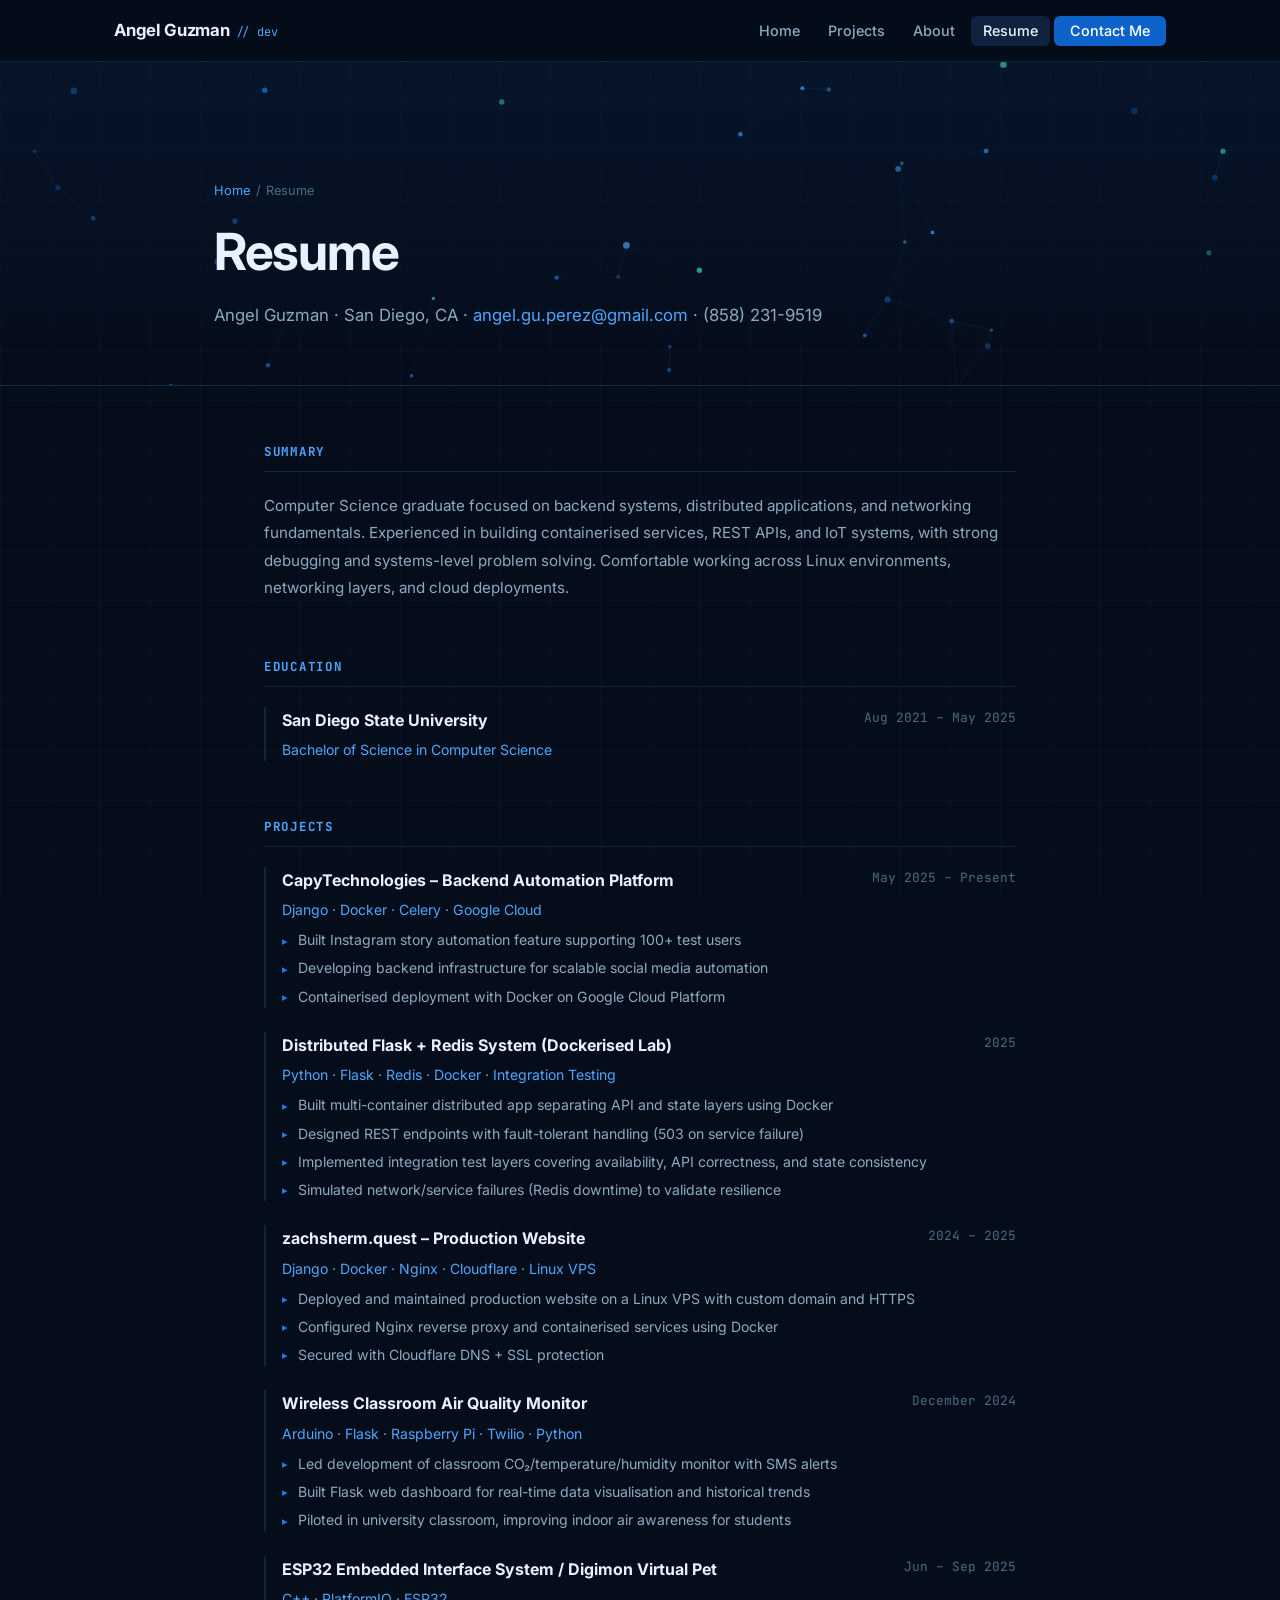
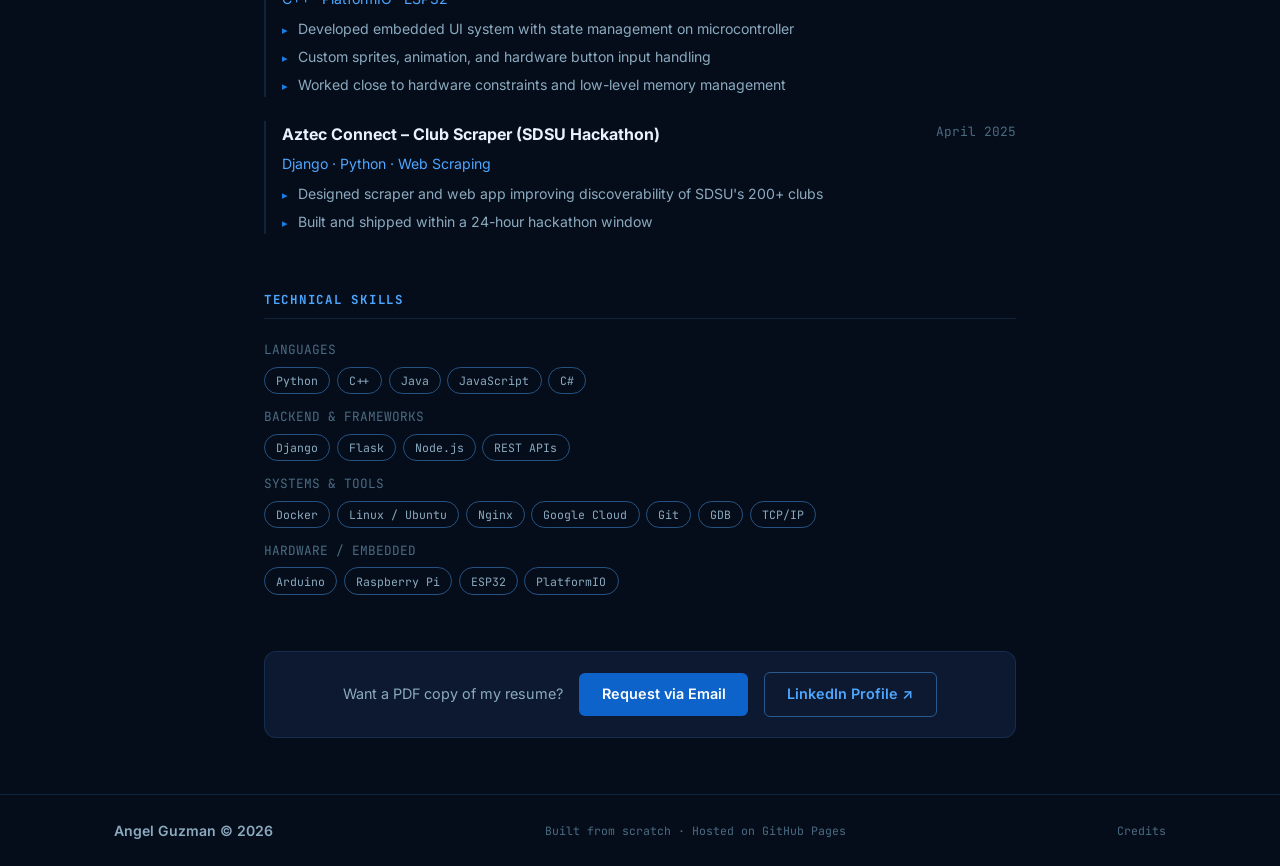
<file: pages/resume.html>
<!DOCTYPE html>
<html lang="en">
<head>
  <meta charset="UTF-8">
  <meta name="viewport" content="width=device-width, initial-scale=1.0">
  <meta name="description" content="Resume of Angel Guzman – backend & systems developer, CS graduate from SDSU.">
  <title>Resume – Angel Guzman</title>
  <link rel="icon" type="image/svg+xml" href="../favicon.svg">
  <link rel="preconnect" href="https://fonts.googleapis.com">
  <link rel="preconnect" href="https://fonts.gstatic.com" crossorigin>
  <link href="https://fonts.googleapis.com/css2?family=Inter:wght@400;500;600;700&family=JetBrains+Mono:wght@400;600&display=swap" rel="stylesheet">
  <link rel="stylesheet" href="../css/style.css">
</head>
<body>

  <a href="#main-content" class="skip-link">Skip to main content</a>

  <header class="navbar" role="banner">
    <div class="nav-inner">
      <a href="../index.html" class="nav-brand" aria-label="Angel Guzman – home">
        <span class="brand-name">Angel Guzman</span>
        <span class="brand-tag">// dev</span>
      </a>
      <button class="nav-toggle" aria-controls="nav-menu" aria-expanded="false" aria-label="Toggle navigation">
        <span class="hamburger"></span>
      </button>
      <nav id="nav-menu" aria-label="Primary navigation">
        <ul class="nav-links">
          <li><a href="../index.html">Home</a></li>
          <li><a href="projects.html">Projects</a></li>
          <li><a href="about.html">About</a></li>
          <li><a href="resume.html" class="active">Resume</a></li>
          <li><a href="mailto:angel.gu.perez@gmail.com" class="nav-cta">Contact Me</a></li>
        </ul>
      </nav>
    </div>
  </header>

  <main id="main-content">
    <div class="page-header">
      <div class="container">
        <nav class="breadcrumb" aria-label="Breadcrumb">
          <a href="../index.html">Home</a>
          <span aria-hidden="true">/</span>
          <span>Resume</span>
        </nav>
        <h1>Resume</h1>
        <p>Angel Guzman &middot; San Diego, CA &middot; <a href="mailto:angel.gu.perez@gmail.com" style="color:var(--blue-400)">angel.gu.perez@gmail.com</a> &middot; (858) 231-9519</p>
      </div>
      <canvas class="net-canvas" aria-hidden="true"></canvas>
    </div>

    <section class="resume-page" aria-label="Resume content">
      <div class="container">

        <!-- Summary -->
        <div class="resume-block">
          <h2>Summary</h2>
          <p style="color:var(--text-2);font-size:0.95rem;line-height:1.8;">
            Computer Science graduate focused on backend systems, distributed applications, and networking fundamentals.
            Experienced in building containerised services, REST APIs, and IoT systems, with strong debugging and
            systems-level problem solving. Comfortable working across Linux environments, networking layers,
            and cloud deployments.
          </p>
        </div>

        <!-- Education -->
        <div class="resume-block">
          <h2>Education</h2>
          <div class="resume-entry">
            <div class="resume-entry-header">
              <span class="resume-entry-title">San Diego State University</span>
              <span class="resume-entry-date">Aug 2021 – May 2025</span>
            </div>
            <div class="resume-entry-sub">Bachelor of Science in Computer Science</div>
          </div>
        </div>

        <!-- Experience / Projects -->
        <div class="resume-block">
          <h2>Projects</h2>

          <div class="resume-entry">
            <div class="resume-entry-header">
              <span class="resume-entry-title">CapyTechnologies – Backend Automation Platform</span>
              <span class="resume-entry-date">May 2025 – Present</span>
            </div>
            <div class="resume-entry-sub">Django · Docker · Celery · Google Cloud</div>
            <ul>
              <li>Built Instagram story automation feature supporting 100+ test users</li>
              <li>Developing backend infrastructure for scalable social media automation</li>
              <li>Containerised deployment with Docker on Google Cloud Platform</li>
            </ul>
          </div>

          <div class="resume-entry">
            <div class="resume-entry-header">
              <span class="resume-entry-title">Distributed Flask + Redis System (Dockerised Lab)</span>
              <span class="resume-entry-date">2025</span>
            </div>
            <div class="resume-entry-sub">Python · Flask · Redis · Docker · Integration Testing</div>
            <ul>
              <li>Built multi-container distributed app separating API and state layers using Docker</li>
              <li>Designed REST endpoints with fault-tolerant handling (503 on service failure)</li>
              <li>Implemented integration test layers covering availability, API correctness, and state consistency</li>
              <li>Simulated network/service failures (Redis downtime) to validate resilience</li>
            </ul>
          </div>

          <div class="resume-entry">
            <div class="resume-entry-header">
              <span class="resume-entry-title">zachsherm.quest – Production Website</span>
              <span class="resume-entry-date">2024 – 2025</span>
            </div>
            <div class="resume-entry-sub">Django · Docker · Nginx · Cloudflare · Linux VPS</div>
            <ul>
              <li>Deployed and maintained production website on a Linux VPS with custom domain and HTTPS</li>
              <li>Configured Nginx reverse proxy and containerised services using Docker</li>
              <li>Secured with Cloudflare DNS + SSL protection</li>
            </ul>
          </div>

          <div class="resume-entry">
            <div class="resume-entry-header">
              <span class="resume-entry-title">Wireless Classroom Air Quality Monitor</span>
              <span class="resume-entry-date">December 2024</span>
            </div>
            <div class="resume-entry-sub">Arduino · Flask · Raspberry Pi · Twilio · Python</div>
            <ul>
              <li>Led development of classroom CO₂/temperature/humidity monitor with SMS alerts</li>
              <li>Built Flask web dashboard for real-time data visualisation and historical trends</li>
              <li>Piloted in university classroom, improving indoor air awareness for students</li>
            </ul>
          </div>

          <div class="resume-entry">
            <div class="resume-entry-header">
              <span class="resume-entry-title">ESP32 Embedded Interface System / Digimon Virtual Pet</span>
              <span class="resume-entry-date">Jun – Sep 2025</span>
            </div>
            <div class="resume-entry-sub">C++ · PlatformIO · ESP32</div>
            <ul>
              <li>Developed embedded UI system with state management on microcontroller</li>
              <li>Custom sprites, animation, and hardware button input handling</li>
              <li>Worked close to hardware constraints and low-level memory management</li>
            </ul>
          </div>

          <div class="resume-entry">
            <div class="resume-entry-header">
              <span class="resume-entry-title">Aztec Connect – Club Scraper (SDSU Hackathon)</span>
              <span class="resume-entry-date">April 2025</span>
            </div>
            <div class="resume-entry-sub">Django · Python · Web Scraping</div>
            <ul>
              <li>Designed scraper and web app improving discoverability of SDSU's 200+ clubs</li>
              <li>Built and shipped within a 24-hour hackathon window</li>
            </ul>
          </div>

        </div>

        <!-- Technical Skills -->
        <div class="resume-block">
          <h2>Technical Skills</h2>

          <div style="display:flex;flex-direction:column;gap:0.75rem;">
            <div>
              <p style="font-size:0.8rem;color:var(--text-3);font-family:var(--font-mono);margin-bottom:0.4rem;">LANGUAGES</p>
              <div class="skill-tags">
                <span class="skill-tag">Python</span>
                <span class="skill-tag">C++</span>
                <span class="skill-tag">Java</span>
                <span class="skill-tag">JavaScript</span>
                <span class="skill-tag">C#</span>
              </div>
            </div>
            <div>
              <p style="font-size:0.8rem;color:var(--text-3);font-family:var(--font-mono);margin-bottom:0.4rem;">BACKEND & FRAMEWORKS</p>
              <div class="skill-tags">
                <span class="skill-tag">Django</span>
                <span class="skill-tag">Flask</span>
                <span class="skill-tag">Node.js</span>
                <span class="skill-tag">REST APIs</span>
              </div>
            </div>
            <div>
              <p style="font-size:0.8rem;color:var(--text-3);font-family:var(--font-mono);margin-bottom:0.4rem;">SYSTEMS & TOOLS</p>
              <div class="skill-tags">
                <span class="skill-tag">Docker</span>
                <span class="skill-tag">Linux / Ubuntu</span>
                <span class="skill-tag">Nginx</span>
                <span class="skill-tag">Google Cloud</span>
                <span class="skill-tag">Git</span>
                <span class="skill-tag">GDB</span>
                <span class="skill-tag">TCP/IP</span>
              </div>
            </div>
            <div>
              <p style="font-size:0.8rem;color:var(--text-3);font-family:var(--font-mono);margin-bottom:0.4rem;">HARDWARE / EMBEDDED</p>
              <div class="skill-tags">
                <span class="skill-tag">Arduino</span>
                <span class="skill-tag">Raspberry Pi</span>
                <span class="skill-tag">ESP32</span>
                <span class="skill-tag">PlatformIO</span>
              </div>
            </div>
          </div>
        </div>

        <!-- Download bar -->
        <div class="resume-download-bar">
          <p>Want a PDF copy of my resume?</p>
          <a href="mailto:angel.gu.perez@gmail.com?subject=Resume%20Request" class="btn btn-primary">Request via Email</a>
          <a href="https://www.linkedin.com/in/angel-guzman-81b533236" class="btn btn-outline" target="_blank" rel="noopener noreferrer">LinkedIn Profile ↗</a>
        </div>

      </div>
    </section>
  </main>

  <footer class="site-footer" role="contentinfo">
    <div class="container footer-inner">
      <span class="footer-name">Angel Guzman &copy; 2026</span>
      <span class="footer-built">Built from scratch &middot; Hosted on GitHub Pages</span>
      <a href="credits.html" class="footer-credits">Credits</a>
    </div>
  </footer>

  <script src="../js/network.js"></script>
  <script src="../js/main.js"></script>
</body>
</html>
</file>
<file: css/style.css>
/* ─────────────────────────────────────────────────────────────
   Angel Guzman Portfolio – style.css
   Blue-first palette, clean type, accessible, responsive
   ───────────────────────────────────────────────────────────── */

/* ── DESIGN TOKENS ──────────────────────────────────────────── */
:root {
  /* Blues */
  --blue-100: #e0eeff;
  --blue-200: #b8d8ff;
  --blue-400: #4da6ff;
  --blue-500: #1a7fe8;
  --blue-600: #0d63c9;
  --blue-700: #0b4fa0;
  --blue-900: #050e1f;

  /* Neutrals */
  --bg:         #060d1a;
  --bg-card:    #0c1930;
  --bg-card-h:  #112240;
  --border:     rgba(77, 166, 255, 0.15);
  --border-h:   rgba(77, 166, 255, 0.45);
  --text-1:     #e8f1ff;
  --text-2:     #8baabf;
  --text-3:     #4a6b82;

  /* Accents – card left-border colours */
  --accent-1: #4da6ff;
  --accent-2: #38d9a9;
  --accent-3: #f093fb;
  --accent-4: #f7b731;

  /* Type */
  --font-sans: 'Inter', system-ui, sans-serif;
  --font-mono: 'JetBrains Mono', 'Fira Code', monospace;

  /* Spacing */
  --space-xs:  0.5rem;
  --space-sm:  0.75rem;
  --space-md:  1.25rem;
  --space-lg:  2rem;
  --space-xl:  3.5rem;
  --space-2xl: 6rem;

  /* Radius */
  --radius-sm: 6px;
  --radius-md: 12px;
  --radius-lg: 20px;

  /* Motion */
  --ease-out: cubic-bezier(0.16, 1, 0.3, 1);
  --dur-fast: 180ms;
  --dur-med:  320ms;
}

/* ── RESET ──────────────────────────────────────────────────── */
*, *::before, *::after { box-sizing: border-box; margin: 0; padding: 0; }
html {
  scroll-behavior: smooth;
  font-size: 16px;
  background: var(--bg);          /* fills overscroll area on Mac */
  overscroll-behavior-y: none;    /* prevents bounce that reveals fixed grid */
}
body {
  font-family: var(--font-sans);
  background: var(--bg);
  color: var(--text-1);
  line-height: 1.65;
  min-height: 100vh;
  -webkit-font-smoothing: antialiased;
  overscroll-behavior-y: none;
}
img, svg { display: block; max-width: 100%; }
a { color: inherit; text-decoration: none; }
ul { list-style: none; }
button { cursor: pointer; border: none; background: none; font: inherit; }

/* ── ACCESSIBILITY ──────────────────────────────────────────── */
.skip-link {
  position: absolute;
  top: -100%;
  left: 1rem;
  background: var(--blue-500);
  color: #fff;
  padding: 0.5rem 1rem;
  border-radius: var(--radius-sm);
  font-weight: 600;
  z-index: 9999;
  transition: top var(--dur-fast);
}
.skip-link:focus { top: 1rem; }
:focus-visible {
  outline: 2px solid var(--blue-400);
  outline-offset: 3px;
  border-radius: 3px;
}

/* ── LAYOUT HELPERS ─────────────────────────────────────────── */
.container {
  width: 100%;
  max-width: 1100px;
  margin-inline: auto;
  padding-inline: 1.5rem;
}
.section {
  padding-block: var(--space-2xl);
}

/* ── NAVBAR ─────────────────────────────────────────────────── */
.navbar {
  position: fixed;
  inset-inline: 0;
  top: 0;
  z-index: 100;
  background: rgba(6, 13, 26, 0.88);
  backdrop-filter: blur(12px);
  -webkit-backdrop-filter: blur(12px);
  border-bottom: 1px solid var(--border);
  height: 62px;
}
.nav-inner {
  max-width: 1100px;
  margin-inline: auto;
  padding-inline: 1.5rem;
  height: 100%;
  display: flex;
  align-items: center;
  justify-content: space-between;
  gap: 1rem;
}
.nav-brand {
  display: flex;
  align-items: baseline;
  gap: 0.35rem;
  text-decoration: none;
  flex-shrink: 0;
}
.brand-name {
  font-weight: 700;
  font-size: 1.05rem;
  color: var(--text-1);
  letter-spacing: -0.01em;
}
.brand-tag {
  font-family: var(--font-mono);
  font-size: 0.75rem;
  color: var(--blue-400);
}
.nav-links {
  display: flex;
  align-items: center;
  gap: 0.25rem;
}
.nav-links a {
  padding: 0.4rem 0.75rem;
  border-radius: var(--radius-sm);
  font-size: 0.9rem;
  font-weight: 500;
  color: var(--text-2);
  transition: color var(--dur-fast), background var(--dur-fast);
}
.nav-links a:hover,
.nav-links a.active {
  color: var(--text-1);
  background: var(--bg-card-h);
}
.nav-cta {
  background: var(--blue-600) !important;
  color: #fff !important;
  padding: 0.4rem 1rem !important;
  border-radius: var(--radius-sm) !important;
}
.nav-cta:hover { background: var(--blue-500) !important; }

/* Hamburger */
.nav-toggle {
  display: none;
  width: 38px;
  height: 38px;
  align-items: center;
  justify-content: center;
  border-radius: var(--radius-sm);
  color: var(--text-1);
}
.hamburger,
.hamburger::before,
.hamburger::after {
  display: block;
  width: 22px;
  height: 2px;
  background: var(--text-1);
  transition: transform var(--dur-med) var(--ease-out);
}
.hamburger { position: relative; }
.hamburger::before,
.hamburger::after {
  content: '';
  position: absolute;
  left: 0;
}
.hamburger::before { top: -7px; }
.hamburger::after  { top:  7px; }

/* open state */
.nav-toggle[aria-expanded="true"] .hamburger { background: transparent; }
.nav-toggle[aria-expanded="true"] .hamburger::before { transform: rotate(45deg) translate(5px, 5px); }
.nav-toggle[aria-expanded="true"] .hamburger::after  { transform: rotate(-45deg) translate(5px, -5px); }

/* ── INTRO ───────────────────────────────────────────────────── */
.intro {
  position: relative;
  min-height: 100svh;
  display: flex;
  align-items: center;
  overflow: hidden;
  padding-top: 62px;
}
#physics-canvas {
  display: block;
  width: 100%;
  height: 100%;
}
canvas.net-canvas {
  position: absolute;
  inset: 0;
  width: 100%;
  height: 100%;
  display: block;
  pointer-events: none;
  z-index: 0;
}
.intro-content {
  position: relative;
  z-index: 2;
  max-width: 720px;
  margin-inline: auto;
  padding: var(--space-2xl) 1.5rem;
  text-align: center;
}
.intro-eyebrow {
  font-family: var(--font-mono);
  font-size: 0.85rem;
  color: var(--blue-400);
  letter-spacing: 0.12em;
  text-transform: uppercase;
  margin-bottom: 0.5rem;
}
.intro-name {
  font-size: clamp(2.6rem, 6vw, 4.5rem);
  font-weight: 700;
  letter-spacing: -0.03em;
  line-height: 1.05;
  background: linear-gradient(135deg, #e8f1ff 30%, var(--blue-400));
  -webkit-background-clip: text;
  -webkit-text-fill-color: transparent;
  background-clip: text;
  margin-bottom: 0.6rem;
}
.intro-tagline {
  font-size: clamp(1rem, 2.5vw, 1.3rem);
  color: var(--blue-400);
  font-weight: 500;
  margin-bottom: 1rem;
}
.intro-bio {
  font-size: 1.05rem;
  color: var(--text-2);
  max-width: 560px;
  margin-inline: auto;
  margin-bottom: 2rem;
}
.intro-actions {
  display: flex;
  flex-wrap: wrap;
  justify-content: center;
  gap: 0.75rem;
  margin-bottom: 2rem;
}
.intro-badges {
  display: flex;
  flex-wrap: wrap;
  justify-content: center;
  gap: 0.5rem;
}
.badge {
  font-family: var(--font-mono);
  font-size: 0.72rem;
  background: rgba(77, 166, 255, 0.1);
  color: var(--blue-400);
  border: 1px solid rgba(77, 166, 255, 0.2);
  padding: 0.2rem 0.6rem;
  border-radius: 100px;
  letter-spacing: 0.03em;
}

/* Scroll hint */
.intro-scroll {
  position: absolute;
  bottom: 2rem;
  left: 50%;
  transform: translateX(-50%);
  display: flex;
  flex-direction: column;
  align-items: center;
  gap: 0.4rem;
  z-index: 2;
}
.intro-scroll span {
  font-family: var(--font-mono);
  font-size: 0.65rem;
  color: var(--text-3);
  letter-spacing: 0.15em;
  text-transform: uppercase;
}
.scroll-line {
  width: 1px;
  height: 40px;
  background: linear-gradient(to bottom, var(--blue-400), transparent);
  animation: scrollBob 1.8s ease-in-out infinite;
}
@keyframes scrollBob {
  0%, 100% { transform: scaleY(1); opacity: 0.6; }
  50% { transform: scaleY(1.3); opacity: 1; }
}

/* ── PLAYGROUND ─────────────────────────────────────────────── */
.playground-section { padding-bottom: 0; }
.playground-section .container { padding-bottom: var(--space-md); }
.pg-tabs {
  display: flex;
  gap: 0;
  border-bottom: 1px solid var(--border);
  padding: 0 1.5rem;
}
.pg-tab {
  font-family: var(--font-mono);
  font-size: 0.75rem;
  letter-spacing: 0.08em;
  color: var(--text-3);
  background: none;
  border: none;
  border-bottom: 2px solid transparent;
  padding: 0.6rem 1.1rem;
  cursor: pointer;
  transition: color var(--dur-fast), border-color var(--dur-fast);
  margin-bottom: -1px;
}
.pg-tab:hover  { color: var(--text-1); }
.pg-tab.active { color: var(--blue-400); border-bottom-color: var(--blue-400); }
.playground-wrap {
  position: relative;
  height: 65vh;
  min-height: 380px;
  cursor: crosshair;
  border-top: 1px solid var(--border);
  overflow: hidden;
}
.playground-controls {
  position: absolute;
  top: 1rem;
  right: 1rem;
  display: flex;
  gap: 0.5rem;
  z-index: 2;
}
.pg-btn {
  font-family: var(--font-mono);
  font-size: 0.72rem;
  color: var(--text-3);
  background: rgba(6,13,26,0.75);
  border: 1px solid var(--border);
  border-radius: var(--radius-sm);
  padding: 0.3rem 0.75rem;
  cursor: pointer;
  transition: color var(--dur-fast), border-color var(--dur-fast), background var(--dur-fast);
  backdrop-filter: blur(6px);
  -webkit-backdrop-filter: blur(6px);
  letter-spacing: 0.06em;
}
.pg-btn:hover { color: var(--blue-400); border-color: var(--border-h); }
.pg-btn.active { color: var(--blue-400); border-color: var(--blue-400); background: rgba(77,166,255,0.1); }
.playground-hint {
  position: absolute;
  bottom: 1rem;
  left: 50%;
  transform: translateX(-50%);
  font-family: var(--font-mono);
  font-size: 0.65rem;
  color: var(--text-3);
  letter-spacing: 0.1em;
  white-space: nowrap;
  pointer-events: none;
  opacity: 0.7;
}

/* ── BUTTONS ─────────────────────────────────────────────────── */
.btn {
  display: inline-flex;
  align-items: center;
  gap: 0.4rem;
  font-weight: 600;
  font-size: 0.9rem;
  padding: 0.6rem 1.4rem;
  border-radius: var(--radius-sm);
  transition: background var(--dur-fast), border-color var(--dur-fast), color var(--dur-fast), transform var(--dur-fast), box-shadow var(--dur-fast);
  white-space: nowrap;
}
.btn:active { transform: translateY(1px); }
.btn-primary {
  background: var(--blue-600);
  color: #fff;
}
.btn-primary:hover { background: var(--blue-500); box-shadow: 0 0 20px rgba(26, 127, 232, 0.4); }
.btn-outline {
  border: 1.5px solid var(--border-h);
  color: var(--blue-400);
  background: transparent;
}
.btn-outline:hover { border-color: var(--blue-400); background: rgba(77,166,255,0.07); }
.btn-ghost {
  color: var(--text-2);
  background: transparent;
}
.btn-ghost:hover { color: var(--text-1); background: var(--bg-card); }

/* ── SECTION HEADER ─────────────────────────────────────────── */
.section-header { margin-bottom: var(--space-xl); }
.section-eyebrow {
  font-family: var(--font-mono);
  font-size: 0.78rem;
  color: var(--blue-400);
  letter-spacing: 0.14em;
  text-transform: uppercase;
  margin-bottom: 0.4rem;
}
.section-header h2 {
  font-size: clamp(1.6rem, 4vw, 2.4rem);
  font-weight: 700;
  letter-spacing: -0.02em;
  color: var(--text-1);
}
.section-footer { margin-top: var(--space-xl); text-align: center; }

/* ── PROJECT CARDS ──────────────────────────────────────────── */
.cards-grid {
  display: grid;
  grid-template-columns: repeat(auto-fill, minmax(280px, 1fr));
  gap: 1.25rem;
}
.project-card {
  position: relative;
  background: var(--bg-card);
  border: 1px solid var(--border);
  border-radius: var(--radius-md);
  padding: 1.5rem;
  cursor: pointer;
  transition: background var(--dur-med), border-color var(--dur-med), transform var(--dur-med) var(--ease-out), box-shadow var(--dur-med);
  border-left: 3px solid var(--accent-1);
  display: flex;
  flex-direction: column;
  gap: 0.6rem;
  text-decoration: none;
  color: inherit;
  overflow: hidden;
}
.project-card::before {
  content: '';
  position: absolute;
  inset: 0;
  border-radius: inherit;
  opacity: 0;
  transition: opacity var(--dur-med);
}
.project-card:hover { background: var(--bg-card-h); border-color: var(--border-h); transform: translateY(-4px); box-shadow: 0 12px 32px rgba(0,0,0,0.4); }
.card-accent-1 { border-left-color: var(--accent-1); }
.card-accent-2 { border-left-color: var(--accent-2); }
.card-accent-3 { border-left-color: var(--accent-3); }
.card-accent-4 { border-left-color: var(--accent-4); }

.card-top {
  display: flex;
  justify-content: space-between;
  align-items: center;
  gap: 0.5rem;
  flex-wrap: wrap;
}
.card-tag {
  font-family: var(--font-mono);
  font-size: 0.7rem;
  color: var(--blue-400);
  letter-spacing: 0.06em;
  text-transform: uppercase;
}
.card-date { font-size: 0.75rem; color: var(--text-3); }
.card-title {
  font-size: 1.1rem;
  font-weight: 700;
  color: var(--text-1);
  line-height: 1.3;
}
.card-desc { font-size: 0.88rem; color: var(--text-2); line-height: 1.6; flex: 1; }
.card-stack {
  display: flex;
  flex-wrap: wrap;
  gap: 0.4rem;
  margin-top: auto;
}
.card-stack span {
  font-family: var(--font-mono);
  font-size: 0.68rem;
  padding: 0.15rem 0.5rem;
  border-radius: 100px;
  background: rgba(77,166,255,0.08);
  color: var(--blue-400);
  border: 1px solid rgba(77,166,255,0.15);
}
.card-arrow {
  position: absolute;
  bottom: 1.25rem;
  right: 1.25rem;
  font-size: 1.1rem;
  color: var(--text-3);
  transition: color var(--dur-fast), transform var(--dur-fast);
}
.project-card:hover .card-arrow { color: var(--blue-400); transform: translateX(4px); }

/* ── QUICK SKILLS ────────────────────────────────────────────── */
.quick-skills { background: rgba(12, 25, 48, 0.6); }
.skills-cols {
  display: grid;
  grid-template-columns: repeat(auto-fill, minmax(180px, 1fr));
  gap: 2rem;
}
.skill-col h3 {
  font-family: var(--font-mono);
  font-size: 0.78rem;
  color: var(--blue-400);
  letter-spacing: 0.1em;
  text-transform: uppercase;
  margin-bottom: 0.75rem;
}
.skill-col ul { display: flex; flex-direction: column; gap: 0.4rem; }
.skill-col li {
  font-size: 0.93rem;
  color: var(--text-2);
  padding-left: 0.75rem;
  position: relative;
}
.skill-col li::before {
  content: '▸';
  position: absolute;
  left: 0;
  color: var(--blue-500);
  font-size: 0.75rem;
}

/* ── CONTACT CTA ─────────────────────────────────────────────── */
.contact-cta {
  text-align: center;
  border-top: 1px solid var(--border);
}
.cta-inner h2 {
  font-size: clamp(1.8rem, 4vw, 2.8rem);
  font-weight: 700;
  letter-spacing: -0.02em;
  margin-bottom: 0.6rem;
}
.cta-inner p { color: var(--text-2); margin-bottom: 2rem; font-size: 1.05rem; }
.cta-actions {
  display: flex;
  flex-wrap: wrap;
  justify-content: center;
  gap: 0.75rem;
}

/* ── FOOTER ──────────────────────────────────────────────────── */
.site-footer {
  border-top: 1px solid var(--border);
  padding-block: 1.5rem;
}
.footer-inner {
  display: flex;
  flex-wrap: wrap;
  justify-content: space-between;
  align-items: center;
  gap: 0.5rem;
}
.footer-name { font-weight: 600; font-size: 0.88rem; color: var(--text-2); }
.footer-built { font-family: var(--font-mono); font-size: 0.72rem; color: var(--text-3); }
.footer-credits {
  font-family: var(--font-mono);
  font-size: 0.72rem;
  color: var(--text-3);
  transition: color var(--dur-fast);
}
.footer-credits:hover { color: var(--blue-400); }

/* ── PAGE HEADER (inner pages) ──────────────────────────────── */
.page-header {
  position: relative;
  overflow: hidden;
  padding-top: calc(62px + var(--space-xl));
  padding-bottom: var(--space-xl);
  background: linear-gradient(180deg, rgba(11,79,160,0.12) 0%, transparent 100%);
  border-bottom: 1px solid var(--border);
}
.page-header .container { max-width: 900px; position: relative; z-index: 1; }
.page-header canvas.net-canvas { pointer-events: none; }
.page-header h1 {
  font-size: clamp(2rem, 5vw, 3.2rem);
  font-weight: 700;
  letter-spacing: -0.025em;
  margin-bottom: 0.5rem;
}
.page-header p { color: var(--text-2); font-size: 1.05rem; }

/* ── PROJECTS PAGE ──────────────────────────────────────────── */
.projects-page { padding-block: var(--space-xl); }
.projects-page .container { max-width: 900px; }
.project-full-card {
  background: var(--bg-card);
  border: 1px solid var(--border);
  border-radius: var(--radius-md);
  padding: 2rem;
  margin-bottom: 1.5rem;
  border-left: 4px solid var(--accent-1);
  scroll-margin-top: 80px;
}
.project-full-card:nth-child(2) { border-left-color: var(--accent-2); }
.project-full-card:nth-child(3) { border-left-color: var(--accent-3); }
.project-full-card:nth-child(4) { border-left-color: var(--accent-4); }
.project-full-card:nth-child(5) { border-left-color: var(--blue-400); }

.pfcard-header {
  display: flex;
  justify-content: space-between;
  align-items: flex-start;
  flex-wrap: wrap;
  gap: 1rem;
  margin-bottom: 1rem;
}
.pfcard-meta { display: flex; flex-direction: column; gap: 0.25rem; }
.pfcard-tag {
  font-family: var(--font-mono);
  font-size: 0.72rem;
  color: var(--blue-400);
  letter-spacing: 0.08em;
  text-transform: uppercase;
}
.pfcard-title {
  font-size: 1.35rem;
  font-weight: 700;
  color: var(--text-1);
}
.pfcard-date { font-size: 0.8rem; color: var(--text-3); margin-top: 0.1rem; }
.pfcard-links { display: flex; gap: 0.5rem; flex-wrap: wrap; align-items: center; }
.pfcard-body p {
  color: var(--text-2);
  font-size: 0.95rem;
  margin-bottom: 1rem;
  line-height: 1.7;
}
.pfcard-bullets {
  margin-bottom: 1rem;
  display: flex;
  flex-direction: column;
  gap: 0.4rem;
}
.pfcard-bullets li {
  font-size: 0.9rem;
  color: var(--text-2);
  padding-left: 1.2rem;
  position: relative;
  line-height: 1.6;
}
.pfcard-bullets li::before {
  content: '▸';
  position: absolute;
  left: 0;
  color: var(--blue-500);
  font-size: 0.72rem;
  top: 0.25rem;
}
.pfcard-stack {
  display: flex;
  flex-wrap: wrap;
  gap: 0.4rem;
  margin-top: 0.5rem;
}
.pfcard-stack span {
  font-family: var(--font-mono);
  font-size: 0.7rem;
  padding: 0.2rem 0.6rem;
  border-radius: 100px;
  background: rgba(77,166,255,0.08);
  color: var(--blue-400);
  border: 1px solid rgba(77,166,255,0.15);
}

/* ── ABOUT PAGE ─────────────────────────────────────────────── */

/* Intro section */
.about-intro {
  position: relative;
  min-height: 80vh;
  min-height: 80svh;
  display: flex;
  align-items: center;
  justify-content: center;
  overflow: hidden;
  padding-top: 62px;
  text-align: center;
}
#about-canvas {
  position: absolute;
  inset: 0;
  width: 100%;
  height: 100%;
  display: block;
  pointer-events: auto; /* lets mouse events reach canvas for repel */
}
.about-intro-content {
  position: relative;
  z-index: 2;
  max-width: 640px;
  padding: var(--space-2xl) 1.5rem var(--space-xl);
}
.about-intro-name {
  font-size: clamp(2.2rem, 5.5vw, 3.8rem);
  font-weight: 700;
  letter-spacing: -0.03em;
  line-height: 1.1;
  background: linear-gradient(135deg, #e8f1ff 30%, var(--blue-400));
  -webkit-background-clip: text;
  -webkit-text-fill-color: transparent;
  background-clip: text;
  margin-bottom: 0.5rem;
}
.about-intro-sub {
  font-family: var(--font-mono);
  font-size: 0.85rem;
  color: var(--blue-400);
  letter-spacing: 0.06em;
  margin-bottom: 1.25rem;
}
.about-intro-bio {
  font-size: 1rem;
  color: var(--text-2);
  line-height: 1.75;
  max-width: 480px;
  margin-inline: auto;
  margin-bottom: 2rem;
}
.about-intro-links {
  display: flex;
  flex-wrap: wrap;
  justify-content: center;
  gap: 0.75rem;
}

/* Physics toggle button */
.about-physics-toggle {
  position: absolute;
  bottom: 1.25rem;
  right: 1.25rem;
  z-index: 3;
  display: flex;
  align-items: center;
  justify-content: center;
  width: 36px;
  height: 36px;
  border-radius: 50%;
  background: rgba(13, 25, 50, 0.7);
  border: 1px solid var(--border);
  color: var(--text-3);
  transition: color var(--dur-fast), border-color var(--dur-fast), background var(--dur-fast);
  backdrop-filter: blur(6px);
  -webkit-backdrop-filter: blur(6px);
}
.about-physics-toggle:hover {
  color: var(--blue-400);
  border-color: var(--border-h);
  background: rgba(13, 25, 50, 0.9);
}

/* Content grid */
.about-content { padding-block: var(--space-2xl); }

/* Summary paragraph */
.about-summary {
  max-width: 680px;
  margin-bottom: var(--space-xl);
}
.about-summary p {
  font-size: 1rem;
  color: var(--text-2);
  line-height: 1.85;
}

.about-cards-row {
  display: flex;
  flex-wrap: wrap;
  gap: 1rem;
}
.about-cards-row .about-card {
  flex: 1 1 220px;
  margin-bottom: 0;
}

/* Interests & Hobbies */
.about-extras {
  display: flex;
  flex-wrap: wrap;
  gap: var(--space-xl);
  margin-top: var(--space-xl);
}
.about-extra-block {
  flex: 1 1 280px;
}
.about-extra-block .about-block-label {
  display: inline-block;
  margin-bottom: 0.75rem;
}

/* Main column */
.about-block { margin-bottom: var(--space-xl); }
.about-block:last-child { margin-bottom: 0; }
.about-block-label {
  display: inline-block;
  font-family: var(--font-mono);
  font-size: 0.72rem;
  color: var(--blue-400);
  letter-spacing: 0.14em;
  text-transform: uppercase;
  background: rgba(77,166,255,0.08);
  border: 1px solid rgba(77,166,255,0.18);
  padding: 0.15rem 0.55rem;
  border-radius: 100px;
  margin-bottom: 0.75rem;
}
.about-block h2 {
  font-size: 1.35rem;
  font-weight: 700;
  color: var(--text-1);
  margin-bottom: 0.9rem;
  letter-spacing: -0.02em;
}
.about-block p {
  color: var(--text-2);
  font-size: 0.97rem;
  line-height: 1.85;
  margin-bottom: 0.9rem;
}
.about-block p:last-child { margin-bottom: 0; }
.about-block strong { color: var(--text-1); font-weight: 600; }

/* Side cards */
.about-card {
  background: var(--bg-card);
  border: 1px solid var(--border);
  border-radius: var(--radius-md);
  padding: 1.25rem 1.25rem 1.1rem;
  margin-bottom: 1rem;
  transition: border-color var(--dur-fast);
}
.about-card:last-child { margin-bottom: 0; }
.about-card:hover { border-color: var(--border-h); }
.about-card h3 {
  font-family: var(--font-mono);
  font-size: 0.72rem;
  letter-spacing: 0.12em;
  text-transform: uppercase;
  color: var(--blue-400);
  margin-bottom: 0.6rem;
}
.about-card-title {
  font-size: 0.95rem;
  font-weight: 600;
  color: var(--text-1);
  margin-bottom: 0.2rem;
}
.about-card-sub {
  font-size: 0.85rem;
  color: var(--text-2);
  margin-bottom: 0.15rem;
}
.about-card-date {
  font-family: var(--font-mono);
  font-size: 0.75rem;
  color: var(--text-3);
}
.about-tag-list {
  display: flex;
  flex-wrap: wrap;
  gap: 0.4rem;
}
.about-tag-list span {
  font-family: var(--font-mono);
  font-size: 0.72rem;
  background: rgba(77,166,255,0.08);
  color: var(--blue-400);
  border: 1px solid rgba(77,166,255,0.15);
  padding: 0.18rem 0.55rem;
  border-radius: 100px;
}

/* ── RESUME PAGE ──────────────────────────────────────────────── */
.resume-page { padding-block: var(--space-xl); }
.resume-page .container { max-width: 800px; }
.resume-block { margin-bottom: var(--space-xl); }
.resume-block h2 {
  font-family: var(--font-mono);
  font-size: 0.78rem;
  letter-spacing: 0.14em;
  text-transform: uppercase;
  color: var(--blue-400);
  border-bottom: 1px solid var(--border);
  padding-bottom: 0.5rem;
  margin-bottom: 1.25rem;
}
.resume-entry { margin-bottom: 1.5rem; padding-left: 1rem; border-left: 2px solid var(--border); }
.resume-entry-header {
  display: flex;
  justify-content: space-between;
  flex-wrap: wrap;
  gap: 0.25rem;
  margin-bottom: 0.3rem;
}
.resume-entry-title { font-weight: 700; color: var(--text-1); font-size: 1rem; }
.resume-entry-date { font-size: 0.8rem; color: var(--text-3); font-family: var(--font-mono); }
.resume-entry-sub { font-size: 0.88rem; color: var(--blue-400); margin-bottom: 0.5rem; }
.resume-entry ul { display: flex; flex-direction: column; gap: 0.35rem; }
.resume-entry li {
  font-size: 0.88rem;
  color: var(--text-2);
  padding-left: 1rem;
  position: relative;
  line-height: 1.6;
}
.resume-entry li::before {
  content: '▸';
  position: absolute;
  left: 0;
  color: var(--blue-500);
  font-size: 0.7rem;
  top: 0.22rem;
}
.skill-tags {
  display: flex;
  flex-wrap: wrap;
  gap: 0.4rem;
}
.skill-tag {
  font-family: var(--font-mono);
  font-size: 0.72rem;
  padding: 0.2rem 0.7rem;
  border-radius: 100px;
  border: 1px solid var(--border-h);
  color: var(--text-2);
}
.resume-download-bar {
  display: flex;
  align-items: center;
  justify-content: center;
  gap: 1rem;
  flex-wrap: wrap;
  margin-top: var(--space-lg);
  padding: 1.25rem;
  background: var(--bg-card);
  border: 1px solid var(--border);
  border-radius: var(--radius-md);
  text-align: center;
}
.resume-download-bar p { color: var(--text-2); font-size: 0.9rem; }

/* ── CREDITS PAGE ────────────────────────────────────────────── */
.credits-page { padding-block: var(--space-2xl); }
.credits-page .container { max-width: 860px; }
.credits-intro {
  font-size: 1rem;
  color: var(--text-2);
  line-height: 1.8;
  max-width: 640px;
  margin-bottom: var(--space-xl);
}
.credits-grid {
  display: grid;
  grid-template-columns: repeat(auto-fill, minmax(300px, 1fr));
  gap: 1rem;
  margin-bottom: var(--space-xl);
}
.credits-card {
  background: var(--bg-card);
  border: 1px solid var(--border);
  border-radius: var(--radius-md);
  padding: 1.4rem;
  transition: border-color var(--dur-fast);
}
.credits-card:hover { border-color: var(--border-h); }
.credits-card-header {
  display: flex;
  align-items: baseline;
  gap: 0.6rem;
  margin-bottom: 0.6rem;
}
.credits-card-name {
  font-size: 1rem;
  font-weight: 700;
  color: var(--text-1);
}
.credits-card-version {
  font-family: var(--font-mono);
  font-size: 0.72rem;
  color: var(--blue-400);
  background: rgba(77,166,255,0.08);
  border: 1px solid rgba(77,166,255,0.15);
  padding: 0.1rem 0.45rem;
  border-radius: 100px;
}
.credits-card-desc {
  font-size: 0.9rem;
  color: var(--text-2);
  line-height: 1.7;
  margin-bottom: 0.75rem;
}
.credits-card-links {
  display: flex;
  gap: 0.75rem;
  margin-bottom: 0.6rem;
}
.credits-card-links a {
  font-family: var(--font-mono);
  font-size: 0.78rem;
  color: var(--blue-400);
}
.credits-card-links a:hover { text-decoration: underline; }
.credits-card-license {
  font-family: var(--font-mono);
  font-size: 0.72rem;
  color: var(--text-3);
}
.credits-note {
  font-size: 0.9rem;
  color: var(--text-3);
  font-style: italic;
  border-top: 1px solid var(--border);
  padding-top: 1.25rem;
}

/* ── FILTER BAR ─────────────────────────────────────────────── */
.filter-bar {
  display: flex;
  flex-wrap: wrap;
  gap: 0.5rem;
  margin-bottom: var(--space-lg);
}
.filter-btn {
  font-family: var(--font-mono);
  font-size: 0.75rem;
  letter-spacing: 0.06em;
  padding: 0.35rem 0.9rem;
  border-radius: 100px;
  border: 1px solid var(--border);
  color: var(--text-2);
  background: transparent;
  cursor: pointer;
  transition: background var(--dur-fast), border-color var(--dur-fast), color var(--dur-fast);
}
.filter-btn:hover { border-color: var(--border-h); color: var(--text-1); }
.filter-btn.active {
  background: var(--blue-600);
  border-color: var(--blue-600);
  color: #fff;
}

/* ── PROJECT GRID (projects page) ───────────────────────────── */
.proj-grid {
  display: grid;
  grid-template-columns: repeat(auto-fill, minmax(300px, 1fr));
  gap: 1.25rem;
}
.proj-card {
  position: relative;
  background: var(--bg-card);
  border: 1px solid var(--border);
  border-radius: var(--radius-md);
  padding: 1.5rem;
  padding-bottom: 2.5rem; /* space for arrow */
  cursor: pointer;
  text-align: left;
  transition: background var(--dur-med), border-color var(--dur-med), transform var(--dur-med) var(--ease-out), box-shadow var(--dur-med);
  display: flex;
  flex-direction: column;
  gap: 0.55rem;
  border-left: 3px solid var(--accent-1);
  color: inherit;
}
.proj-card:hover {
  background: var(--bg-card-h);
  border-color: var(--border-h);
  transform: translateY(-5px);
  box-shadow: 0 14px 36px rgba(0,0,0,0.45);
}
.proj-card:focus-visible { outline: 2px solid var(--blue-400); outline-offset: 3px; }
.proj-card.card-accent-1 { border-left-color: var(--accent-1); }
.proj-card.card-accent-2 { border-left-color: var(--accent-2); }
.proj-card.card-accent-3 { border-left-color: var(--accent-3); }
.proj-card.card-accent-4 { border-left-color: var(--accent-4); }
.proj-card.hidden { display: none; }

.proj-card-top {
  display: flex;
  justify-content: space-between;
  align-items: center;
  gap: 0.5rem;
  flex-wrap: wrap;
}
.proj-card-title {
  font-size: 1.1rem;
  font-weight: 700;
  color: var(--text-1);
  line-height: 1.25;
  margin: 0;
}
.proj-card-desc {
  font-size: 0.87rem;
  color: var(--text-2);
  line-height: 1.65;
  flex: 1;
}

/* ── PROJECT MODAL (centered overlay) ───────────────────────── */
.proj-modal {
  position: fixed;
  inset: 0;
  z-index: 500;
  display: flex;
  align-items: center;
  justify-content: center;
  padding: 1.25rem;
}
.proj-modal[hidden] { display: none; }

.proj-modal-backdrop {
  position: absolute;
  inset: 0;
  background: rgba(0, 0, 0, 0.7);
  backdrop-filter: blur(6px);
  -webkit-backdrop-filter: blur(6px);
  cursor: pointer;
  animation: mdFadeIn var(--dur-med) var(--ease-out);
}
@keyframes mdFadeIn { from { opacity: 0; } to { opacity: 1; } }

.proj-modal-panel {
  position: relative;
  z-index: 1;
  background: var(--bg-card);
  border: 1px solid var(--border-h);
  border-radius: var(--radius-lg);
  width: min(620px, 100%);
  max-height: min(88vh, 88dvh);
  overflow-y: auto;
  padding: 2.5rem 2rem 2.5rem;
  animation: mdSlideIn var(--dur-med) var(--ease-out);
  scrollbar-width: thin;
  scrollbar-color: var(--border-h) transparent;
  box-shadow: 0 24px 60px rgba(0,0,0,0.6), 0 0 0 1px rgba(77,166,255,0.1);
}
@keyframes mdSlideIn {
  from { transform: scale(0.94) translateY(12px); opacity: 0; }
  to   { transform: scale(1)    translateY(0);    opacity: 1; }
}
.proj-modal-panel.closing {
  animation: mdSlideOut var(--dur-fast) ease-in forwards;
}
@keyframes mdSlideOut {
  to { transform: scale(0.94) translateY(12px); opacity: 0; }
}

.proj-modal-close {
  position: absolute;
  top: 1.25rem;
  right: 1.25rem;
  width: 36px;
  height: 36px;
  border-radius: var(--radius-sm);
  border: 1px solid var(--border);
  background: transparent;
  color: var(--text-2);
  display: flex;
  align-items: center;
  justify-content: center;
  cursor: pointer;
  transition: background var(--dur-fast), color var(--dur-fast), border-color var(--dur-fast);
  z-index: 2;
}
.proj-modal-close:hover { background: var(--bg-card-h); color: var(--text-1); border-color: var(--border-h); }

/* Modal body content */
.modal-tag {
  font-family: var(--font-mono);
  font-size: 0.72rem;
  color: var(--blue-400);
  letter-spacing: 0.1em;
  text-transform: uppercase;
  margin-bottom: 0.4rem;
}
.modal-title {
  font-size: 1.65rem;
  font-weight: 700;
  letter-spacing: -0.02em;
  color: var(--text-1);
  line-height: 1.2;
  margin-bottom: 0.3rem;
}
.modal-date {
  font-family: var(--font-mono);
  font-size: 0.78rem;
  color: var(--text-3);
  margin-bottom: 1.25rem;
}
.modal-divider {
  height: 1px;
  background: var(--border);
  margin-bottom: 1.25rem;
}
.modal-desc {
  font-size: 0.97rem;
  color: var(--text-2);
  line-height: 1.8;
  margin-bottom: 1.25rem;
}
.modal-bullets {
  display: flex;
  flex-direction: column;
  gap: 0.5rem;
  margin-bottom: 1.5rem;
}
.modal-bullets li {
  font-size: 0.9rem;
  color: var(--text-2);
  padding-left: 1.2rem;
  position: relative;
  line-height: 1.65;
}
.modal-bullets li::before {
  content: '▸';
  position: absolute;
  left: 0;
  color: var(--blue-500);
  font-size: 0.72rem;
  top: 0.24rem;
}
.modal-stack-label {
  font-family: var(--font-mono);
  font-size: 0.7rem;
  color: var(--text-3);
  letter-spacing: 0.1em;
  text-transform: uppercase;
  margin-bottom: 0.5rem;
}
.modal-stack {
  display: flex;
  flex-wrap: wrap;
  gap: 0.4rem;
  margin-bottom: 1.75rem;
}
.modal-stack span {
  font-family: var(--font-mono);
  font-size: 0.72rem;
  padding: 0.22rem 0.65rem;
  border-radius: 100px;
  background: rgba(77,166,255,0.08);
  color: var(--blue-400);
  border: 1px solid rgba(77,166,255,0.18);
}
.modal-links {
  display: flex;
  flex-wrap: wrap;
  gap: 0.65rem;
}

/* ── BREADCRUMB ────────────────────────────────────────────── */
.breadcrumb {
  font-size: 0.8rem;
  color: var(--text-3);
  margin-bottom: 0.5rem;
  display: flex;
  gap: 0.35rem;
  align-items: center;
}
.breadcrumb a { color: var(--blue-400); }
.breadcrumb a:hover { color: var(--text-1); }

/* ── RESPONSIVE ──────────────────────────────────────────────── */
@media (max-width: 768px) {
  .nav-toggle { display: flex; }

  .proj-modal { padding: 0.75rem; }
  .proj-modal-panel { padding: 1.75rem 1.25rem 2.5rem; }
  #nav-menu {
    position: absolute;
    top: 62px;
    left: 0;
    right: 0;
    background: rgba(6, 13, 26, 0.97);
    border-bottom: 1px solid var(--border);
    overflow: hidden;
    max-height: 0;
    transition: max-height var(--dur-med) var(--ease-out), padding var(--dur-med);
  }
  #nav-menu.open { max-height: 400px; padding-bottom: 1rem; }
  .nav-links {
    flex-direction: column;
    align-items: flex-start;
    padding: 0.75rem 1.5rem;
    gap: 0.1rem;
  }
  .nav-links a { width: 100%; padding: 0.6rem 0.75rem; }

  .intro-content { padding: var(--space-xl) 1.25rem; }
  .intro-name { font-size: clamp(2rem, 10vw, 3rem); }

  .pfcard-header { flex-direction: column; }
  .resume-entry-header { flex-direction: column; }

  .footer-inner { flex-direction: column; text-align: center; }
}

@media (max-width: 480px) {
  .cards-grid { grid-template-columns: 1fr; }
  .skills-cols { grid-template-columns: 1fr 1fr; }
}

/* ── SUBTLE BACKGROUND GRID ──────────────────────────────────── */
body::before {
  content: '';
  position: fixed;
  inset: 0;
  background-image:
    linear-gradient(rgba(77,166,255,0.03) 1px, transparent 1px),
    linear-gradient(90deg, rgba(77,166,255,0.03) 1px, transparent 1px);
  background-size: 50px 50px;
  pointer-events: none;
  z-index: 0;
}
.intro, .navbar, .section, .page-header,
.projects-page, .about-page, .resume-page,
.site-footer { position: relative; z-index: 1; }
</file>
<file: pages/style.css>
/* ===========================
   CSS Variables & Root Styles
   =========================== */
:root {
    --primary-color: #00d9ff;
    --primary-dark: #00a3cc;
    --secondary-color: #ff006e;
    --tertiary-color: #8b5cf6;
    --background: #0a0e27;
    --surface: #141b3d;
    --surface-light: #1e2749;
    --text-primary: #ffffff;
    --text-secondary: #cbd5e1;
    --border-color: #2d3b6b;
    --accent: #00ff87;
    --accent-2: #ff6b00;
    --purple: #c084fc;
    --pink: #ff00ff;
}

/* Animated gradient background */
@keyframes gradientShift {
    0% {
        background-position: 0% 50%;
    }
    50% {
        background-position: 100% 50%;
    }
    100% {
        background-position: 0% 50%;
    }
}

/* Floating Shapes Animations */
@keyframes float1 {
    0%, 100% {
        transform: translateY(0px) translateX(0px) rotate(0deg);
    }
    50% {
        transform: translateY(-50px) translateX(20px) rotate(180deg);
    }
}

@keyframes float2 {
    0%, 100% {
        transform: translateY(0px) translateX(0px) rotate(360deg);
    }
    50% {
        transform: translateY(40px) translateX(-30px) rotate(180deg);
    }
}

@keyframes float3 {
    0%, 100% {
        transform: translateX(0px) rotate(0deg);
    }
    50% {
        transform: translateX(-40px) rotate(450deg);
    }
}

@keyframes float4 {
    0%, 100% {
        transform: translateY(0px) translateX(0px) rotate(0deg);
    }
    25% {
        transform: translateY(30px) translateX(30px) rotate(90deg);
    }
    50% {
        transform: translateY(-20px) translateX(40px) rotate(180deg);
    }
    75% {
        transform: translateY(10px) translateX(-20px) rotate(270deg);
    }
}

@keyframes blink {
    0%, 100% {
        opacity: 0.3;
    }
    50% {
        opacity: 0.8;
    }
}

/* ===========================
   Global Styles
   =========================== */
* {
    margin: 0;
    padding: 0;
    box-sizing: border-box;
}

html {
    scroll-behavior: smooth;
}

body {
    font-family: 'Segoe UI', Tahoma, Geneva, Verdana, sans-serif;
    background: var(--background);
    background-image: 
        radial-gradient(at 0% 0%, rgba(138, 92, 246, 0.15) 0px, transparent 50%),
        radial-gradient(at 100% 0%, rgba(0, 217, 255, 0.15) 0px, transparent 50%),
        radial-gradient(at 100% 100%, rgba(255, 0, 110, 0.15) 0px, transparent 50%),
        radial-gradient(at 0% 100%, rgba(0, 255, 135, 0.15) 0px, transparent 50%);
    background-attachment: fixed;
    color: var(--text-primary);
    line-height: 1.6;
}

/* ===========================
   Container
   =========================== */
.container {
    max-width: 1200px;
    margin: 0 auto;
    padding: 0 20px;
}

/* ===========================
   Floating Shapes
   =========================== */
.floating-shapes {
    position: fixed;
    top: 0;
    left: 0;
    width: 100%;
    height: 100%;
    pointer-events: none;
    z-index: 1;
    overflow: hidden;
}

.shape {
    position: absolute;
    opacity: 0.5;
    filter: blur(0.5px);
}

.circle {
    border-radius: 50%;
}

.square {
    border-radius: 10px;
}

.triangle {
    width: 0;
    height: 0;
    border-left: 30px solid transparent;
    border-right: 30px solid transparent;
    border-bottom: 50px solid currentColor;
}

/* Shape-specific styling and animations */
.shape-1 {
    width: 150px;
    height: 150px;
    background: radial-gradient(circle, rgba(0, 217, 255, 0.8), rgba(0, 217, 255, 0.3));
    top: 15%;
    left: 10%;
    animation: float1 8s ease-in-out infinite;
    box-shadow: 0 0 60px rgba(0, 217, 255, 0.6);
}

.shape-2 {
    width: 150px;
    height: 150px;
    background: radial-gradient(circle, rgba(138, 92, 246, 0.5), rgba(138, 92, 246, 0.1));
    top: 60%;
    right: 10%;
    animation: float2 10s ease-in-out infinite;
    box-shadow: 0 0 50px rgba(138, 92, 246, 0.4);
}

.shape-3 {
    width: 80px;
    height: 80px;
    background: rgba(255, 0, 110, 0.3);
    top: 30%;
    right: 15%;
    animation: float3 7s ease-in-out infinite;
    border: 2px solid rgba(255, 0, 110, 0.5);
    box-shadow: 0 0 30px rgba(255, 0, 110, 0.3);
}

.shape-4 {
    width: 0;
    height: 0;
    color: rgba(0, 255, 135, 0.8);
    top: 35%;
    left: 20%;
    animation: float4 12s ease-in-out infinite;
    filter: drop-shadow(0 0 30px rgba(0, 255, 135, 0.6));
}

.shape-5 {
    width: 180px;
    height: 180px;
    background: conic-gradient(from 0deg, rgba(0, 217, 255, 0.6), rgba(138, 92, 246, 0.6), rgba(255, 0, 110, 0.5), rgba(0, 217, 255, 0.6));
    top: 10%;
    right: 8%;
    animation: float1 11s ease-in-out infinite;
    box-shadow: 0 0 60px rgba(138, 92, 246, 0.5);
}

.shape-6 {
    width: 70px;
    height: 70px;
    background: linear-gradient(45deg, rgba(138, 92, 246, 0.5), rgba(0, 217, 255, 0.3));
    top: 50%;
    left: 40%;
    animation: float2 9s ease-in-out infinite;
    border: 2px dashed rgba(0, 217, 255, 0.4);
    box-shadow: inset 0 0 20px rgba(138, 92, 246, 0.3);
}

.shape-7 {
    width: 0;
    height: 0;
    color: rgba(255, 0, 110, 0.8);
    top: 45%;
    right: 20%;
    animation: float3 8.5s ease-in-out infinite;
    filter: drop-shadow(0 0 35px rgba(255, 0, 110, 0.5));
}

.shape-8 {
    width: 110px;
    height: 110px;
    background: radial-gradient(circle at 30% 30%, rgba(0, 255, 135, 0.5), rgba(0, 255, 135, 0.1));
    bottom: 15%;
    left: 50%;
    animation: float4 13s ease-in-out infinite;
    box-shadow: 0 0 35px rgba(0, 255, 135, 0.4);
}

/* ===========================
   Navigation
   =========================== */
.navbar {
    background: rgba(20, 27, 61, 0.9);
    backdrop-filter: blur(10px);
    border-bottom: 1px solid rgba(0, 217, 255, 0.3);
    position: sticky;
    top: 0;
    z-index: 100;
    box-shadow: 0 4px 20px rgba(0, 217, 255, 0.2);
}

.navbar .container {
    display: flex;
    justify-content: space-between;
    align-items: center;
    padding: 1rem 20px;
}

.nav-brand {
    font-size: 1.5rem;
    font-weight: bold;
    background: linear-gradient(135deg, var(--primary-color), var(--tertiary-color));
    -webkit-background-clip: text;
    -webkit-text-fill-color: transparent;
    background-clip: text;
    letter-spacing: 2px;
    text-shadow: 0 0 30px rgba(0, 217, 255, 0.3);
}

.nav-menu {
    display: flex;
    list-style: none;
    gap: 2rem;
}

.nav-menu a {
    color: var(--text-secondary);
    text-decoration: none;
    font-weight: 500;
    transition: color 0.3s ease;
    position: relative;
}

.nav-menu a:hover {
    color: var(--primary-color);
}

.nav-menu a::after {
    content: '';
    position: absolute;
    bottom: -5px;
    left: 0;
    width: 0;
    height: 2px;
    background: linear-gradient(90deg, var(--primary-color), var(--tertiary-color));
    transition: width 0.3s ease;
    box-shadow: 0 0 10px var(--primary-color);
}

.nav-menu a:hover::after {
    width: 100%;
}

/* ===========================
   Hero Section
   =========================== */
.hero {
    min-height: 100vh;
    display: flex;
    align-items: center;
    justify-content: center;
    background: linear-gradient(135deg, #0a0e27 0%, #1a1535 50%, #0a0e27 100%);
    background-size: 200% 200%;
    animation: gradientShift 15s ease infinite;
    border-bottom: 1px solid rgba(0, 217, 255, 0.3);
    padding: 60px 20px;
    position: relative;
    overflow: hidden;
}

.hero::before {
    content: '';
    position: absolute;
    width: 500px;
    height: 500px;
    background: radial-gradient(circle, rgba(0, 217, 255, 0.2) 0%, transparent 70%);
    top: -250px;
    right: -250px;
    animation: pulse 4s ease-in-out infinite;
}

.hero::after {
    content: '';
    position: absolute;
    width: 400px;
    height: 400px;
    background: radial-gradient(circle, rgba(255, 0, 110, 0.15) 0%, transparent 70%);
    bottom: -200px;
    left: -200px;
    animation: pulse 5s ease-in-out infinite;
}

@keyframes pulse {
    0%, 100% {
        transform: scale(1);
        opacity: 0.8;
    }
    50% {
        transform: scale(1.2);
        opacity: 0.4;
    }
}

.hero-content {
    text-align: center;
    max-width: 700px;
    position: relative;
    z-index: 10;
}

.hero-title {
    font-size: 4rem;
    font-weight: 800;
    margin-bottom: 10px;
    background: linear-gradient(135deg, var(--primary-color) 0%, var(--tertiary-color) 50%, var(--secondary-color) 100%);
    background-size: 200% auto;
    -webkit-background-clip: text;
    -webkit-text-fill-color: transparent;
    background-clip: text;
    animation: shimmer 3s linear infinite;
    text-shadow: 0 0 80px rgba(0, 217, 255, 0.5);
}

@keyframes shimmer {
    to {
        background-position: 200% center;
    }
}

.hero-subtitle {
    font-size: 1.5rem;
    background: linear-gradient(90deg, var(--primary-color), var(--accent));
    -webkit-background-clip: text;
    -webkit-text-fill-color: transparent;
    background-clip: text;
    margin-bottom: 20px;
    font-weight: 600;
    text-shadow: 0 0 30px rgba(0, 217, 255, 0.3);
}

.hero-description {
    font-size: 1.1rem;
    color: var(--text-secondary);
    margin-bottom: 40px;
    line-height: 1.8;
}

.hero-links {
    display: flex;
    gap: 1.5rem;
    justify-content: center;
    flex-wrap: wrap;
}

/* ===========================
   Buttons
   =========================== */
.btn {
    display: inline-block;
    padding: 12px 30px;
    border-radius: 8px;
    text-decoration: none;
    font-weight: 600;
    transition: all 0.3s ease;
    cursor: pointer;
    border: none;
    font-size: 1rem;
}

.btn-primary {
    background: linear-gradient(135deg, var(--primary-color) 0%, var(--tertiary-color) 100%);
    color: white;
    box-shadow: 0 4px 20px rgba(0, 217, 255, 0.5);
    position: relative;
    overflow: hidden;
}

.btn-primary::before {
    content: '';
    position: absolute;
    top: 0;
    left: -100%;
    width: 100%;
    height: 100%;
    background: linear-gradient(90deg, transparent, rgba(255, 255, 255, 0.3), transparent);
    transition: left 0.5s;
}

.btn-primary:hover::before {
    left: 100%;
}

.btn-primary:hover {
    transform: translateY(-2px);
    box-shadow: 0 6px 30px rgba(0, 217, 255, 0.8);
}

.btn-secondary {
    background: transparent;
    color: var(--primary-color);
    border: 2px solid var(--primary-color);
    box-shadow: 0 0 20px rgba(0, 217, 255, 0.2);
}

.btn-secondary:hover {
    background: var(--primary-color);
    color: var(--background);
    transform: translateY(-2px);
    box-shadow: 0 4px 25px rgba(0, 217, 255, 0.6);
    border-color: var(--primary-color);
}

/* ===========================
   Projects Section
   =========================== */
.projects {
    padding: 80px 20px;
    background: var(--background);
    position: relative;
}

.projects h2 {
    font-size: 2.5rem;
    text-align: center;
    margin-bottom: 60px;
    background: linear-gradient(135deg, var(--primary-color), var(--secondary-color));
    -webkit-background-clip: text;
    -webkit-text-fill-color: transparent;
    background-clip: text;
    font-weight: 700;
}

.projects-grid {
    display: grid;
    grid-template-columns: repeat(auto-fit, minmax(320px, 1fr));
    gap: 30px;
}

.project-card {
    background: rgba(20, 27, 61, 0.6);
    backdrop-filter: blur(10px);
    border: 1px solid rgba(0, 217, 255, 0.2);
    border-radius: 16px;
    padding: 30px;
    transition: all 0.4s cubic-bezier(0.4, 0, 0.2, 1);
    display: flex;
    flex-direction: column;
    height: 100%;
    position: relative;
    overflow: hidden;
}

.project-card::before {
    content: '';
    position: absolute;
    top: 0;
    left: 0;
    right: 0;
    height: 3px;
    background: linear-gradient(90deg, var(--primary-color), var(--tertiary-color), var(--secondary-color));
    transform: scaleX(0);
    transition: transform 0.4s ease;
}

.project-card:hover::before {
    transform: scaleX(1);
}

.project-card:hover {
    border-color: var(--primary-color);
    transform: translateY(-8px);
    box-shadow: 0 15px 40px rgba(0, 217, 255, 0.3),
                0 5px 20px rgba(138, 92, 246, 0.2);
    background: rgba(20, 27, 61, 0.8);
}

.project-header {
    display: flex;
    justify-content: space-between;
    align-items: flex-start;
    gap: 15px;
    margin-bottom: 10px;
}

.project-card h3 {
    font-size: 1.3rem;
    color: var(--text-primary);
    margin: 0;
}

.date {
    font-size: 0.85rem;
    color: var(--text-secondary);
    background: rgba(138, 92, 246, 0.2);
    border: 1px solid rgba(138, 92, 246, 0.3);
    padding: 4px 10px;
    border-radius: 6px;
    white-space: nowrap;
    flex-shrink: 0;
}

.project-role {
    background: linear-gradient(90deg, var(--primary-color), var(--accent));
    -webkit-background-clip: text;
    -webkit-text-fill-color: transparent;
    background-clip: text;
    font-size: 0.9rem;
    font-weight: 600;
    margin-bottom: 10px;
}

.project-description {
    color: var(--text-secondary);
    margin-bottom: 20px;
    flex-grow: 1;
    line-height: 1.6;
}

.project-tags {
    display: flex;
    flex-wrap: wrap;
    gap: 8px;
    margin-top: auto;
}

.tag {
    display: inline-block;
    background: rgba(0, 217, 255, 0.1);
    color: var(--primary-color);
    padding: 6px 12px;
    border-radius: 20px;
    font-size: 0.85rem;
    font-weight: 500;
    border: 1px solid rgba(0, 217, 255, 0.3);
    transition: all 0.3s ease;
}

.tag:hover {
    background: var(--primary-color);
    color: var(--background);
    transform: scale(1.05);
    box-shadow: 0 0 15px rgba(0, 217, 255, 0.5);
}

/* ===========================
   Skills Section
   =========================== */
.skills {
    padding: 80px 20px;
    background: linear-gradient(135deg, rgba(20, 27, 61, 0.5) 0%, var(--background) 100%);
    border-top: 1px solid rgba(138, 92, 246, 0.3);
    position: relative;
}

.skills h2 {
    font-size: 2.5rem;
    text-align: center;
    margin-bottom: 60px;
    background: linear-gradient(135deg, var(--tertiary-color), var(--accent));
    -webkit-background-clip: text;
    -webkit-text-fill-color: transparent;
    background-clip: text;
    font-weight: 700;
}

.skills-grid {
    display: grid;
    grid-template-columns: repeat(auto-fit, minmax(250px, 1fr));
    gap: 40px;
}

.skill-group h3 {
    background: linear-gradient(90deg, var(--primary-color), var(--purple));
    -webkit-background-clip: text;
    -webkit-text-fill-color: transparent;
    background-clip: text;
    margin-bottom: 15px;
    font-size: 1.2rem;
    font-weight: 700;
}

.skill-list {
    display: flex;
    flex-wrap: wrap;
    gap: 10px;
}

.skill-item {
    background: rgba(20, 27, 61, 0.6);
    color: var(--text-primary);
    padding: 10px 16px;
    border-radius: 8px;
    font-size: 0.95rem;
    border: 1px solid rgba(0, 217, 255, 0.2);
    transition: all 0.3s ease;
    cursor: default;
}

.skill-item:hover {
    background: linear-gradient(135deg, var(--primary-color), var(--tertiary-color));
    color: white;
    transform: scale(1.08) translateY(-2px);
    box-shadow: 0 5px 20px rgba(0, 217, 255, 0.4);
    border-color: transparent;
}

/* ===========================
   Contact Section
   =========================== */
.contact {
    padding: 80px 20px;
    background: var(--background);
    border-top: 1px solid rgba(255, 0, 110, 0.3);
    position: relative;
}

.contact h2 {
    font-size: 2.5rem;
    text-align: center;
    margin-bottom: 15px;
    background: linear-gradient(135deg, var(--accent), var(--secondary-color));
    -webkit-background-clip: text;
    -webkit-text-fill-color: transparent;
    background-clip: text;
    font-weight: 700;
}

.contact-subtitle {
    text-align: center;
    color: var(--text-secondary);
    margin-bottom: 50px;
    font-size: 1.1rem;
}

.contact-info {
    display: grid;
    grid-template-columns: repeat(auto-fit, minmax(250px, 1fr));
    gap: 40px;
    max-width: 900px;
    margin: 0 auto;
}

.contact-item {
    text-align: center;
}

.contact-item h3 {
    background: linear-gradient(90deg, var(--primary-color), var(--accent));
    -webkit-background-clip: text;
    -webkit-text-fill-color: transparent;
    background-clip: text;
    margin-bottom: 10px;
    font-weight: 700;
}

.contact-item a {
    color: var(--text-secondary);
    text-decoration: none;
    transition: color 0.3s ease;
}

.contact-item a:hover {
    color: var(--primary-color);
    text-shadow: 0 0 10px rgba(0, 217, 255, 0.5);
}

.contact-item p {
    color: var(--text-secondary);
}

.social-links {
    display: flex;
    gap: 20px;
    justify-content: center;
}

.social-links a {
    display: inline-block;
    width: 60px;
    height: 60px;
    border-radius: 50%;
    background: var(--surface);
    border: 1px solid var(--border-color);
    display: flex;
    align-items: center;
    justify-content: center;
    transition: all 0.3s ease;
    font-size: 0.9rem;
}

.social-links a:hover {
    background: linear-gradient(135deg, var(--primary-color), var(--tertiary-color));
    border-color: var(--primary-color);
    transform: translateY(-3px);
    box-shadow: 0 5px 20px rgba(0, 217, 255, 0.5);
}

/* ===========================
   Footer
   =========================== */
.footer {
    background: rgba(20, 27, 61, 0.8);
    backdrop-filter: blur(10px);
    border-top: 1px solid rgba(0, 217, 255, 0.3);
    padding: 30px 20px;
    text-align: center;
    color: var(--text-secondary);
}

/* ===========================
   Responsive Design
   =========================== */
@media (max-width: 768px) {
    .hero-title {
        font-size: 2.5rem;
    }

    .hero-subtitle {
        font-size: 1.2rem;
    }

    .hero-description {
        font-size: 1rem;
    }

    .nav-menu {
        gap: 1rem;
    }

    .nav-menu a {
        font-size: 0.9rem;
    }

    .projects h2,
    .skills h2,
    .contact h2 {
        font-size: 2rem;
    }

    .project-header {
        flex-direction: column;
    }

    .date {
        align-self: flex-start;
    }

    .hero-links {
        flex-direction: column;
        align-items: center;
    }

    .btn {
        width: 100%;
    }
}

@media (max-width: 480px) {
    .nav-menu {
        gap: 0.5rem;
        font-size: 0.85rem;
    }

    .hero-title {
        font-size: 2rem;
    }

    .container {
        padding: 0 15px;
    }

    .projects-grid {
        grid-template-columns: 1fr;
    }

    .skills-grid {
        grid-template-columns: 1fr;
    }

    .contact-info {
        grid-template-columns: 1fr;
    }
}
</file>
